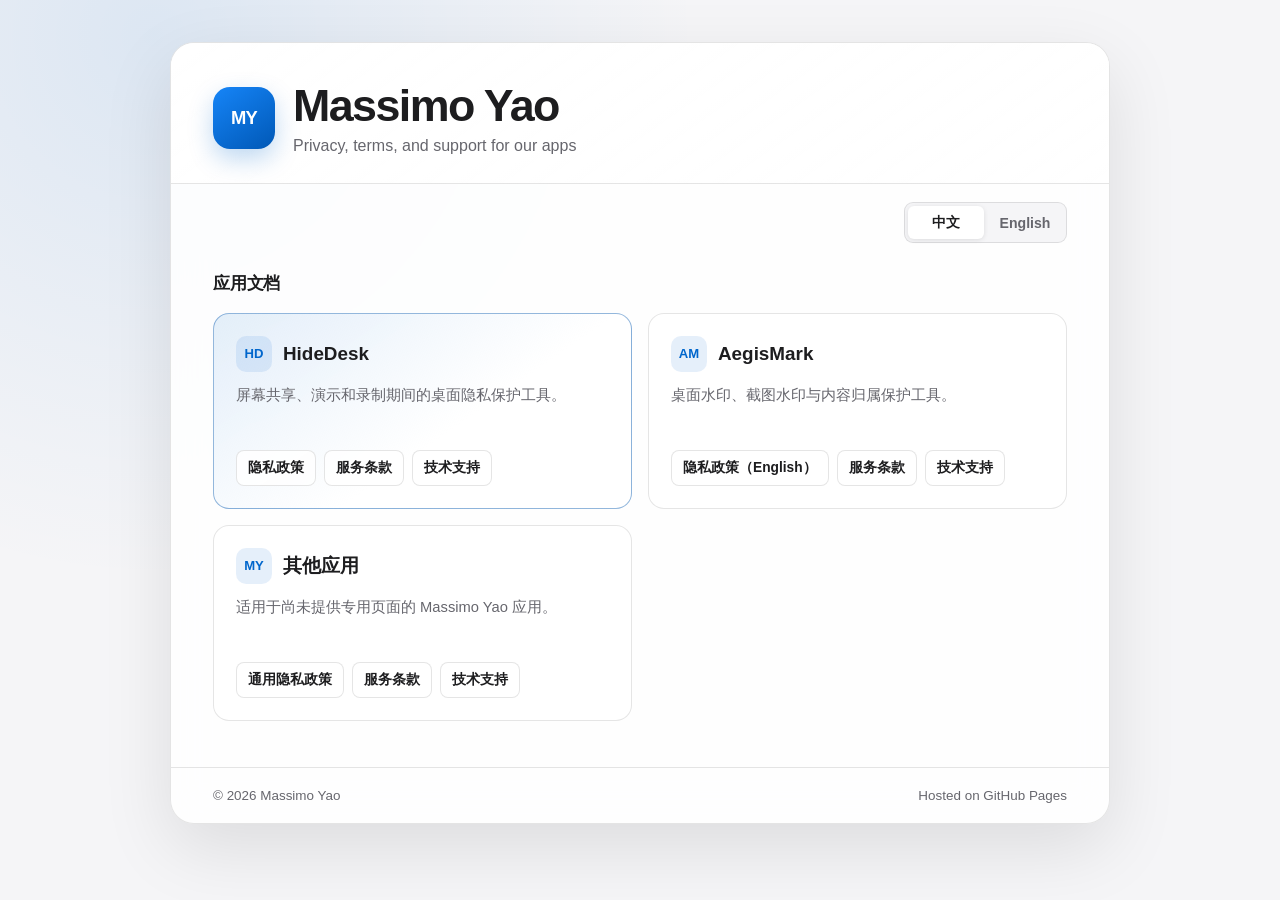
<file: index.html>
<!DOCTYPE html>
<html lang="zh-CN">
<head>
    <meta charset="UTF-8">
    <meta name="viewport" content="width=device-width, initial-scale=1.0">
    <meta name="color-scheme" content="light dark">
    <meta name="description" content="Massimo Yao 应用的隐私政策、服务条款与技术支持入口。">
    <title>Massimo Yao · Privacy &amp; Support</title>
    <style>
        :root {
            color-scheme: light dark;
            --background: #f5f5f7;
            --surface: rgba(255, 255, 255, 0.88);
            --surface-strong: #ffffff;
            --text: #1d1d1f;
            --secondary: #66666d;
            --accent: #0066cc;
            --accent-soft: rgba(0, 102, 204, 0.10);
            --border: rgba(0, 0, 0, 0.10);
            --shadow: 0 24px 70px rgba(0, 0, 0, 0.10);
        }

        @media (prefers-color-scheme: dark) {
            :root {
                --background: #101012;
                --surface: rgba(30, 30, 33, 0.92);
                --surface-strong: #232326;
                --text: #f5f5f7;
                --secondary: #b5b5bc;
                --accent: #69b4ff;
                --accent-soft: rgba(105, 180, 255, 0.13);
                --border: rgba(255, 255, 255, 0.14);
                --shadow: 0 24px 70px rgba(0, 0, 0, 0.34);
            }
        }

        * {
            box-sizing: border-box;
        }

        html {
            font-family: -apple-system, BlinkMacSystemFont, "SF Pro Text", "PingFang SC", "Segoe UI", sans-serif;
            background: var(--background);
            color: var(--text);
        }

        body {
            min-height: 100vh;
            margin: 0;
            padding: 42px 20px;
            background:
                radial-gradient(circle at 12% 4%, var(--accent-soft), transparent 34rem),
                var(--background);
        }

        a,
        button {
            -webkit-tap-highlight-color: transparent;
        }

        a:focus-visible,
        button:focus-visible {
            outline: 3px solid var(--accent);
            outline-offset: 3px;
        }

        .shell {
            width: min(940px, 100%);
            margin: 0 auto;
            overflow: hidden;
            border: 1px solid var(--border);
            border-radius: 24px;
            background: var(--surface);
            box-shadow: var(--shadow);
            backdrop-filter: blur(20px);
            -webkit-backdrop-filter: blur(20px);
        }

        header {
            display: flex;
            align-items: center;
            gap: 18px;
            padding: 38px 42px 28px;
            border-bottom: 1px solid var(--border);
            background: linear-gradient(145deg, var(--surface-strong), var(--surface));
        }

        .monogram {
            display: grid;
            flex: 0 0 auto;
            width: 62px;
            height: 62px;
            place-items: center;
            border-radius: 17px;
            color: #ffffff;
            background: linear-gradient(145deg, #1685f8, #0058b6);
            box-shadow: 0 10px 24px rgba(0, 102, 204, 0.25);
            font-size: 1.15rem;
            font-weight: 750;
            letter-spacing: -0.04em;
        }

        .header-copy {
            min-width: 0;
        }

        h1 {
            margin: 0;
            font-size: clamp(1.9rem, 6vw, 2.8rem);
            line-height: 1.1;
            letter-spacing: -0.035em;
        }

        .subtitle {
            margin: 7px 0 0;
            color: var(--secondary);
            font-size: 1rem;
        }

        .toolbar {
            display: flex;
            justify-content: flex-end;
            padding: 18px 42px 0;
        }

        .language-selector {
            display: inline-flex;
            gap: 3px;
            padding: 3px;
            border: 1px solid var(--border);
            border-radius: 9px;
            background: var(--background);
        }

        .language-button {
            min-width: 76px;
            padding: 7px 12px;
            border: 0;
            border-radius: 6px;
            color: var(--secondary);
            background: transparent;
            cursor: pointer;
            font: inherit;
            font-size: 0.88rem;
            font-weight: 600;
        }

        .language-button[aria-pressed="true"] {
            color: var(--text);
            background: var(--surface-strong);
            box-shadow: 0 1px 5px rgba(0, 0, 0, 0.10);
        }

        .language-panel {
            padding: 30px 42px 46px;
        }

        .section-heading {
            margin: 0 0 18px;
            font-size: 1.08rem;
            letter-spacing: -0.01em;
        }

        .resource-grid {
            display: grid;
            grid-template-columns: repeat(2, minmax(0, 1fr));
            gap: 16px;
        }

        .resource-card {
            display: flex;
            min-width: 0;
            flex-direction: column;
            padding: 22px;
            border: 1px solid var(--border);
            border-radius: 16px;
            background: var(--surface-strong);
        }

        .resource-card.featured {
            border-color: color-mix(in srgb, var(--accent) 36%, var(--border));
            background: linear-gradient(145deg, var(--accent-soft), var(--surface-strong) 58%);
        }

        .app-heading {
            display: flex;
            align-items: center;
            gap: 11px;
        }

        .app-mark {
            display: grid;
            width: 36px;
            height: 36px;
            place-items: center;
            border-radius: 10px;
            color: var(--accent);
            background: var(--accent-soft);
            font-size: 0.82rem;
            font-weight: 750;
        }

        h2 {
            margin: 0;
            font-size: 1.18rem;
            line-height: 1.25;
        }

        .app-description {
            min-height: 3.2em;
            margin: 12px 0 19px;
            color: var(--secondary);
            font-size: 0.92rem;
            line-height: 1.55;
        }

        .document-links {
            display: flex;
            flex-wrap: wrap;
            gap: 8px;
            margin-top: auto;
        }

        .document-link {
            display: inline-flex;
            align-items: center;
            min-height: 36px;
            padding: 7px 11px;
            border: 1px solid var(--border);
            border-radius: 8px;
            color: var(--text);
            background: var(--surface);
            text-decoration: none;
            font-size: 0.86rem;
            font-weight: 600;
            transition: border-color 120ms ease, color 120ms ease, background-color 120ms ease;
        }

        .document-link:hover {
            border-color: var(--accent);
            color: var(--accent);
            background: var(--accent-soft);
        }

        footer {
            display: flex;
            justify-content: space-between;
            gap: 20px;
            padding: 20px 42px;
            border-top: 1px solid var(--border);
            color: var(--secondary);
            font-size: 0.84rem;
        }

        footer p {
            margin: 0;
        }

        [hidden] {
            display: none !important;
        }

        @media (prefers-reduced-motion: reduce) {
            .document-link {
                transition: none;
            }
        }

        @media (max-width: 680px) {
            body {
                padding: 12px;
            }

            .shell {
                border-radius: 18px;
            }

            header {
                align-items: flex-start;
                padding: 28px 24px 24px;
            }

            .monogram {
                width: 50px;
                height: 50px;
                border-radius: 14px;
            }

            .toolbar,
            .language-panel,
            footer {
                padding-left: 24px;
                padding-right: 24px;
            }

            .toolbar {
                justify-content: flex-start;
            }

            .resource-grid {
                grid-template-columns: 1fr;
            }

            .app-description {
                min-height: 0;
            }

            footer {
                flex-direction: column;
                gap: 5px;
            }
        }
    </style>
</head>
<body>
    <main class="shell">
        <header>
            <div class="monogram" aria-hidden="true">MY</div>
            <div class="header-copy">
                <h1>Massimo Yao</h1>
                <p class="subtitle">Privacy, terms, and support for our apps</p>
            </div>
        </header>

        <div class="toolbar">
            <div class="language-selector" role="group" aria-label="Language">
                <button class="language-button" type="button" data-language-button="zh" aria-controls="panel-zh" aria-pressed="true">中文</button>
                <button class="language-button" type="button" data-language-button="en" aria-controls="panel-en" aria-pressed="false">English</button>
            </div>
        </div>

        <section class="language-panel" id="panel-zh" data-language-panel="zh">
            <h2 class="section-heading">应用文档</h2>
            <div class="resource-grid">
                <article class="resource-card featured">
                    <div class="app-heading">
                        <span class="app-mark" aria-hidden="true">HD</span>
                        <h2>HideDesk</h2>
                    </div>
                    <p class="app-description">屏幕共享、演示和录制期间的桌面隐私保护工具。</p>
                    <nav class="document-links" aria-label="HideDesk 文档">
                        <a class="document-link" href="hidedesk-privacy-policy-zh.html">隐私政策</a>
                        <a class="document-link" href="terms-of-service-zh.html">服务条款</a>
                        <a class="document-link" href="support-zh.html">技术支持</a>
                    </nav>
                </article>

                <article class="resource-card">
                    <div class="app-heading">
                        <span class="app-mark" aria-hidden="true">AM</span>
                        <h2>AegisMark</h2>
                    </div>
                    <p class="app-description">桌面水印、截图水印与内容归属保护工具。</p>
                    <nav class="document-links" aria-label="AegisMark 文档">
                        <a class="document-link" href="privacy-policy-aegismark-en.html" hreflang="en">隐私政策（English）</a>
                        <a class="document-link" href="terms-of-service-zh.html">服务条款</a>
                        <a class="document-link" href="support-zh.html">技术支持</a>
                    </nav>
                </article>

                <article class="resource-card">
                    <div class="app-heading">
                        <span class="app-mark" aria-hidden="true">MY</span>
                        <h2>其他应用</h2>
                    </div>
                    <p class="app-description">适用于尚未提供专用页面的 Massimo Yao 应用。</p>
                    <nav class="document-links" aria-label="通用应用文档">
                        <a class="document-link" href="privacy-policy-zh.html">通用隐私政策</a>
                        <a class="document-link" href="terms-of-service-zh.html">服务条款</a>
                        <a class="document-link" href="support-zh.html">技术支持</a>
                    </nav>
                </article>
            </div>
        </section>

        <section class="language-panel" id="panel-en" data-language-panel="en" lang="en" hidden>
            <h2 class="section-heading">App documents</h2>
            <div class="resource-grid">
                <article class="resource-card featured">
                    <div class="app-heading">
                        <span class="app-mark" aria-hidden="true">HD</span>
                        <h2>HideDesk</h2>
                    </div>
                    <p class="app-description">Desktop privacy protection for screen sharing, presentations, and recording.</p>
                    <nav class="document-links" aria-label="HideDesk documents">
                        <a class="document-link" href="hidedesk-privacy-policy-en.html">Privacy Policy</a>
                        <a class="document-link" href="terms-of-service-en.html">Terms of Service</a>
                        <a class="document-link" href="support-en.html">Support</a>
                    </nav>
                </article>

                <article class="resource-card">
                    <div class="app-heading">
                        <span class="app-mark" aria-hidden="true">AM</span>
                        <h2>AegisMark</h2>
                    </div>
                    <p class="app-description">Desktop and screenshot watermarking for content attribution and protection.</p>
                    <nav class="document-links" aria-label="AegisMark documents">
                        <a class="document-link" href="privacy-policy-aegismark-en.html">Privacy Policy</a>
                        <a class="document-link" href="terms-of-service-en.html">Terms of Service</a>
                        <a class="document-link" href="support-en.html">Support</a>
                    </nav>
                </article>

                <article class="resource-card">
                    <div class="app-heading">
                        <span class="app-mark" aria-hidden="true">MY</span>
                        <h2>Other apps</h2>
                    </div>
                    <p class="app-description">General documents for Massimo Yao apps without a dedicated policy page.</p>
                    <nav class="document-links" aria-label="General app documents">
                        <a class="document-link" href="privacy-policy-en.html">General Privacy Policy</a>
                        <a class="document-link" href="terms-of-service-en.html">Terms of Service</a>
                        <a class="document-link" href="support-en.html">Support</a>
                    </nav>
                </article>
            </div>
        </section>

        <footer>
            <p>© 2026 Massimo Yao</p>
            <p>Hosted on GitHub Pages</p>
        </footer>
    </main>

    <script>
        const languageButtons = document.querySelectorAll("[data-language-button]");
        const languagePanels = document.querySelectorAll("[data-language-panel]");

        function switchLanguage(language) {
            document.documentElement.lang = language === "zh" ? "zh-CN" : "en";

            languageButtons.forEach((button) => {
                button.setAttribute(
                    "aria-pressed",
                    String(button.dataset.languageButton === language)
                );
            });

            languagePanels.forEach((panel) => {
                panel.hidden = panel.dataset.languagePanel !== language;
            });
        }

        languageButtons.forEach((button) => {
            button.addEventListener("click", () => {
                switchLanguage(button.dataset.languageButton);
            });
        });
    </script>
</body>
</html>
</file>
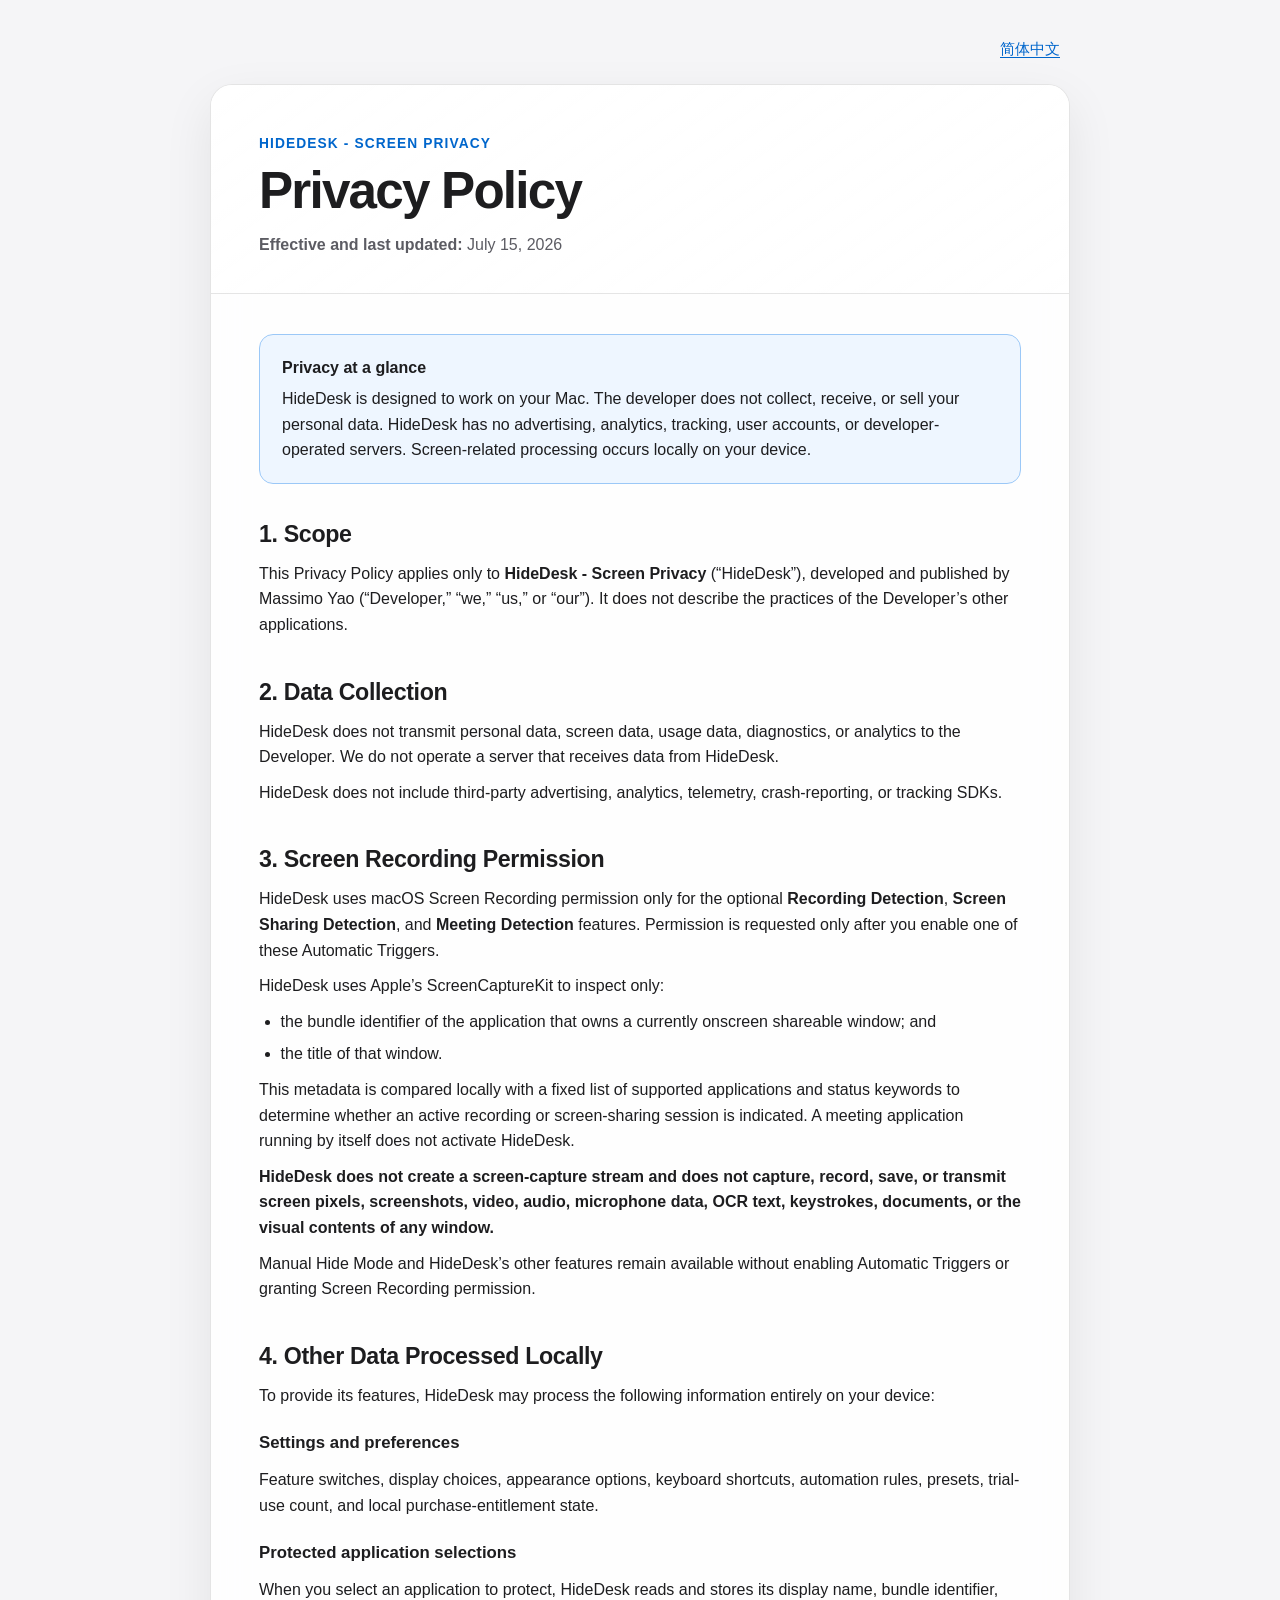
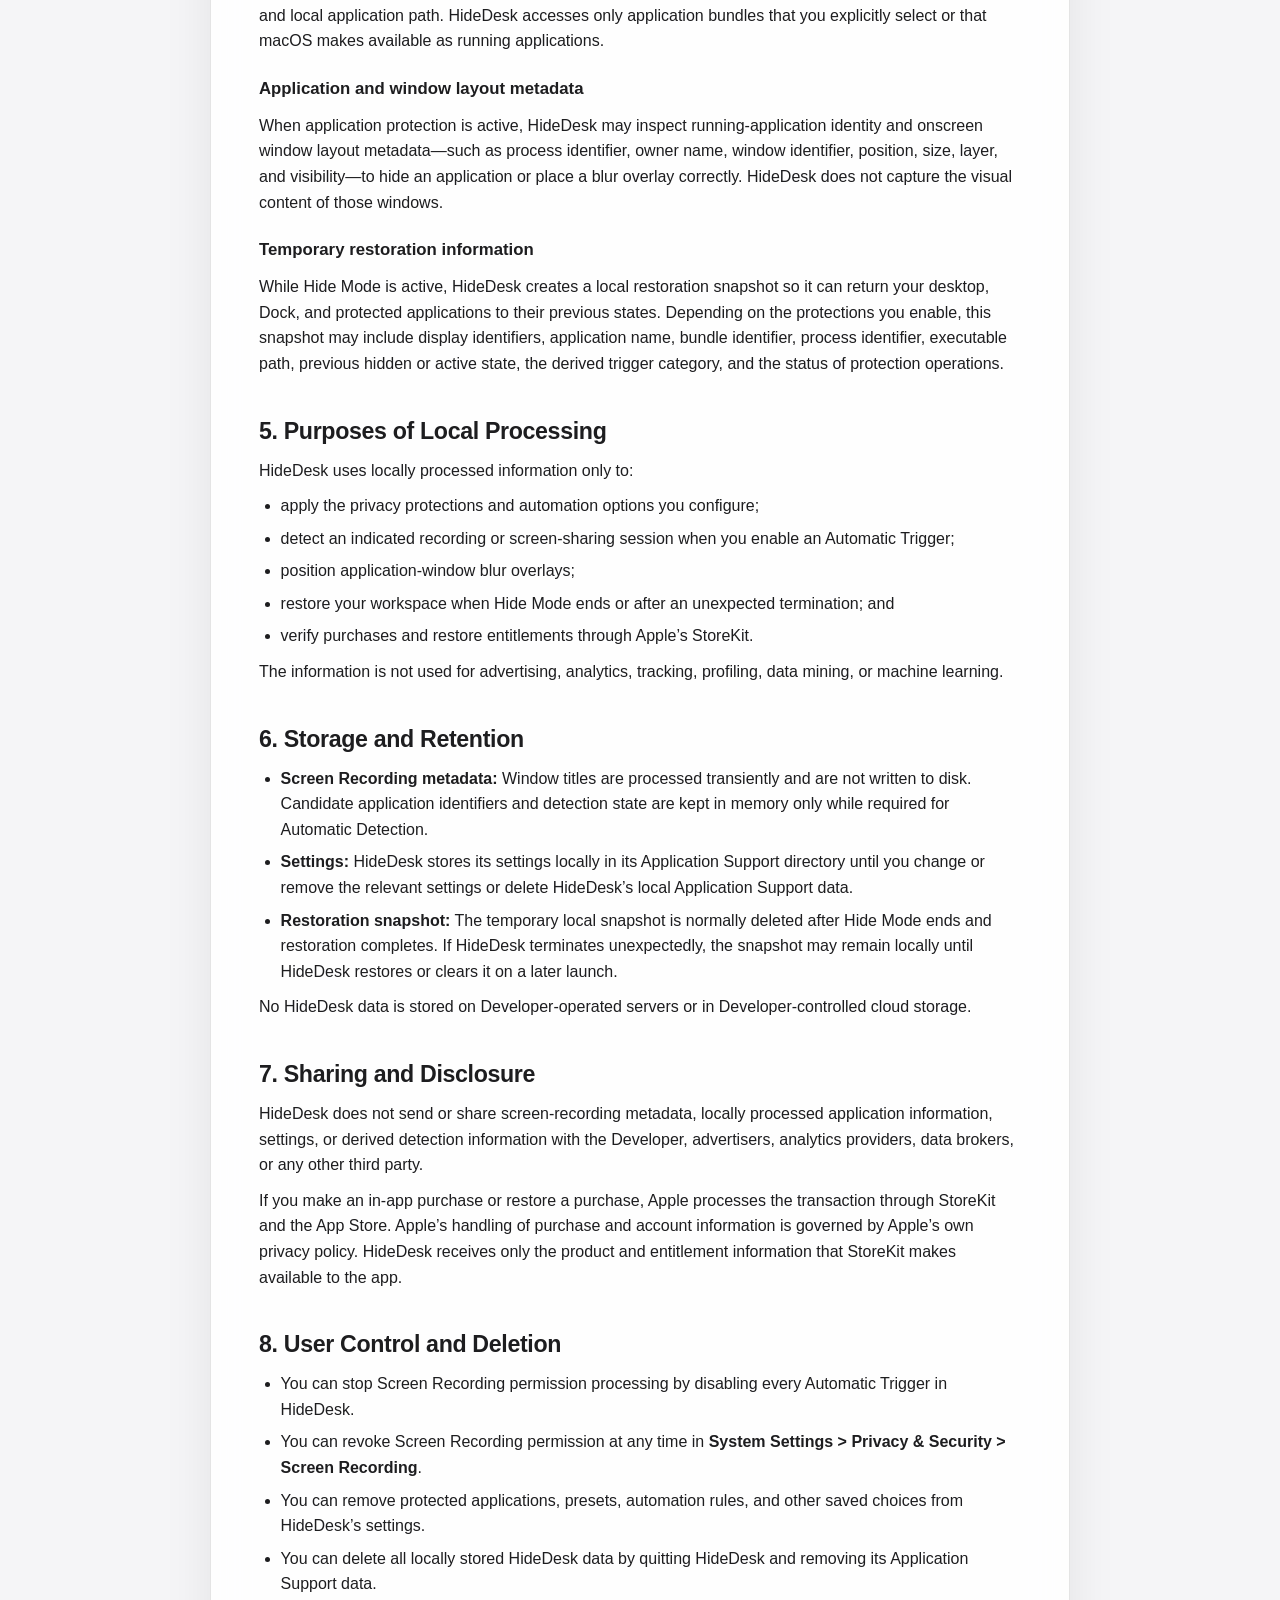
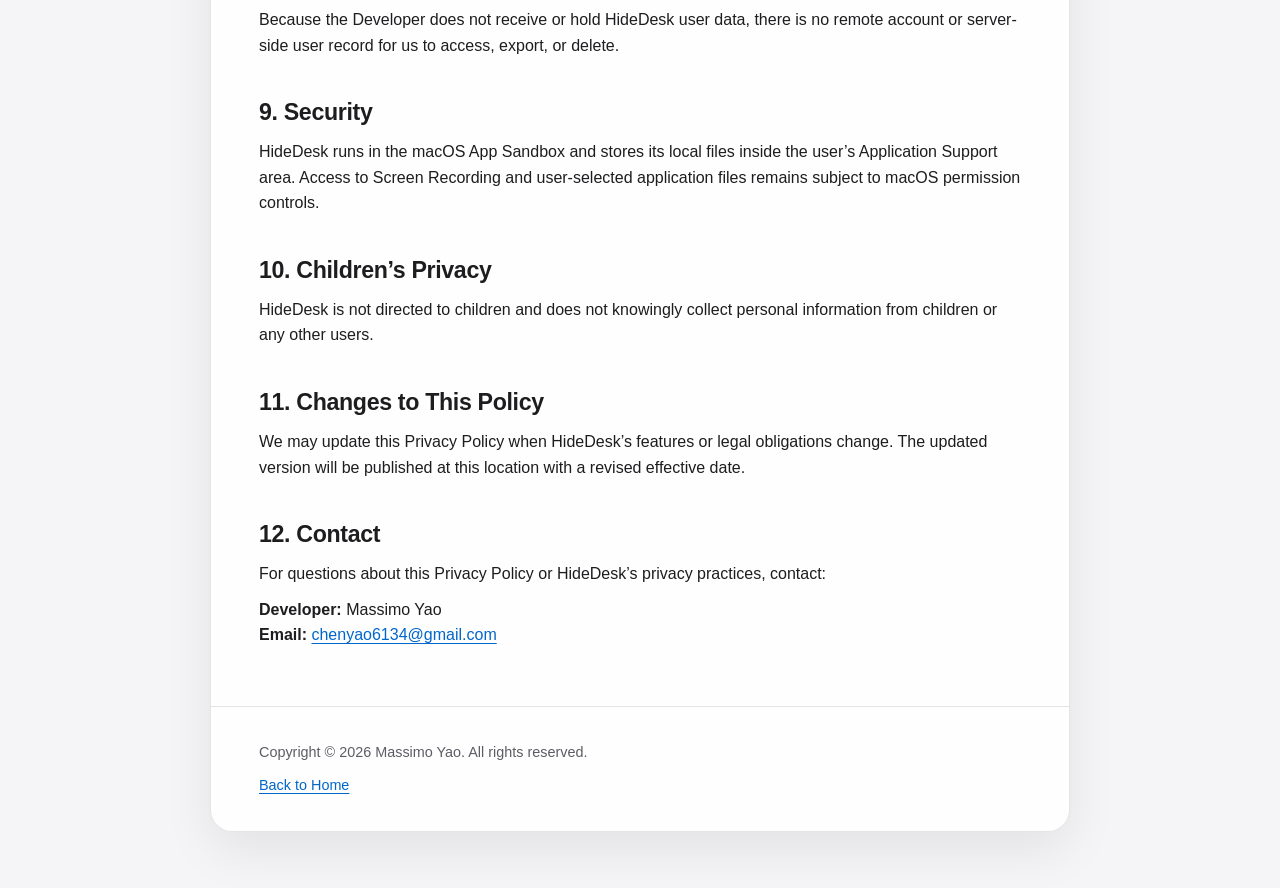
<file: hidedesk-privacy-policy-en.html>
<!DOCTYPE html>
<html lang="en">
<head>
    <meta charset="utf-8">
    <meta name="viewport" content="width=device-width, initial-scale=1">
    <meta name="color-scheme" content="light dark">
    <meta name="description" content="Privacy Policy for HideDesk - Screen Privacy.">
    <title>HideDesk Privacy Policy</title>
    <style>
        :root {
            color-scheme: light dark;
            --background: #f5f5f7;
            --surface: rgba(255, 255, 255, 0.88);
            --surface-strong: #ffffff;
            --text: #1d1d1f;
            --secondary: #5c5c63;
            --accent: #0066cc;
            --border: rgba(0, 0, 0, 0.10);
            --callout: #eef6ff;
            --callout-border: #9bc8f7;
            --shadow: 0 18px 50px rgba(0, 0, 0, 0.08);
        }

        @media (prefers-color-scheme: dark) {
            :root {
                --background: #101012;
                --surface: rgba(30, 30, 33, 0.92);
                --surface-strong: #1e1e21;
                --text: #f5f5f7;
                --secondary: #b7b7be;
                --accent: #6cb6ff;
                --border: rgba(255, 255, 255, 0.14);
                --callout: #10273d;
                --callout-border: #316b9f;
                --shadow: 0 18px 50px rgba(0, 0, 0, 0.32);
            }
        }

        * {
            box-sizing: border-box;
        }

        html {
            font-family: -apple-system, BlinkMacSystemFont, "SF Pro Text", "Segoe UI", sans-serif;
            line-height: 1.6;
            background: var(--background);
            color: var(--text);
        }

        body {
            margin: 0;
        }

        a {
            color: var(--accent);
            text-underline-offset: 0.18em;
        }

        a:focus-visible {
            outline: 3px solid var(--accent);
            outline-offset: 3px;
            border-radius: 3px;
        }

        .skip-link {
            position: fixed;
            inset: 12px auto auto 12px;
            z-index: 2;
            padding: 8px 12px;
            border-radius: 8px;
            background: var(--surface-strong);
            transform: translateY(-160%);
        }

        .skip-link:focus {
            transform: translateY(0);
        }

        .page {
            width: min(860px, calc(100% - 32px));
            margin: 0 auto;
            padding: 32px 0 56px;
        }

        .language-nav {
            display: flex;
            justify-content: flex-end;
            margin-bottom: 16px;
            font-size: 0.92rem;
        }

        .language-nav a {
            padding: 6px 10px;
        }

        main {
            overflow: hidden;
            border: 1px solid var(--border);
            border-radius: 22px;
            background: var(--surface);
            box-shadow: var(--shadow);
            backdrop-filter: blur(20px);
            -webkit-backdrop-filter: blur(20px);
        }

        header {
            padding: 48px 48px 36px;
            border-bottom: 1px solid var(--border);
            background: linear-gradient(145deg, var(--surface-strong), var(--surface));
        }

        .eyebrow {
            margin: 0 0 8px;
            color: var(--accent);
            font-size: 0.86rem;
            font-weight: 700;
            letter-spacing: 0.08em;
            text-transform: uppercase;
        }

        h1 {
            margin: 0;
            font-size: clamp(2rem, 6vw, 3.2rem);
            line-height: 1.08;
            letter-spacing: -0.035em;
        }

        .updated {
            margin: 14px 0 0;
            color: var(--secondary);
        }

        .content {
            padding: 40px 48px 48px;
        }

        .summary {
            margin: 0 0 36px;
            padding: 20px 22px;
            border: 1px solid var(--callout-border);
            border-radius: 14px;
            background: var(--callout);
        }

        .summary strong {
            display: block;
            margin-bottom: 5px;
        }

        section + section {
            margin-top: 36px;
            padding-top: 4px;
        }

        h2 {
            margin: 0 0 12px;
            font-size: 1.45rem;
            line-height: 1.25;
            letter-spacing: -0.015em;
        }

        h3 {
            margin: 22px 0 8px;
            font-size: 1.05rem;
        }

        p {
            margin: 10px 0;
        }

        ul {
            margin: 10px 0;
            padding-left: 1.35rem;
        }

        li + li {
            margin-top: 7px;
        }

        footer {
            padding: 24px 48px;
            border-top: 1px solid var(--border);
            color: var(--secondary);
            font-size: 0.9rem;
        }

        @media (max-width: 640px) {
            .page {
                width: min(100% - 20px, 860px);
                padding-top: 14px;
            }

            main {
                border-radius: 16px;
            }

            header,
            .content,
            footer {
                padding-left: 24px;
                padding-right: 24px;
            }

            header {
                padding-top: 34px;
            }
        }

        @media print {
            :root {
                --background: #ffffff;
                --surface: #ffffff;
                --surface-strong: #ffffff;
                --text: #000000;
                --secondary: #333333;
                --border: #cccccc;
                --callout: #f5f5f5;
                --callout-border: #aaaaaa;
                --shadow: none;
            }

            .language-nav,
            .skip-link {
                display: none;
            }

            .page {
                width: 100%;
                padding: 0;
            }

            main {
                border: 0;
                border-radius: 0;
                box-shadow: none;
            }
        }
    </style>
</head>
<body>
    <a class="skip-link" href="#policy">Skip to privacy policy</a>
    <div class="page">
        <nav class="language-nav" aria-label="Language">
            <a href="hidedesk-privacy-policy-zh.html" lang="zh-Hans" hreflang="zh-Hans">简体中文</a>
        </nav>

        <main id="policy">
            <header>
                <p class="eyebrow">HideDesk - Screen Privacy</p>
                <h1>Privacy Policy</h1>
                <p class="updated"><strong>Effective and last updated:</strong> July 15, 2026</p>
            </header>

            <div class="content">
                <aside class="summary" aria-label="Privacy summary">
                    <strong>Privacy at a glance</strong>
                    HideDesk is designed to work on your Mac. The developer does not collect, receive, or sell your personal data. HideDesk has no advertising, analytics, tracking, user accounts, or developer-operated servers. Screen-related processing occurs locally on your device.
                </aside>

                <section aria-labelledby="scope">
                    <h2 id="scope">1. Scope</h2>
                    <p>This Privacy Policy applies only to <strong>HideDesk - Screen Privacy</strong> (“HideDesk”), developed and published by Massimo Yao (“Developer,” “we,” “us,” or “our”). It does not describe the practices of the Developer’s other applications.</p>
                </section>

                <section aria-labelledby="collection">
                    <h2 id="collection">2. Data Collection</h2>
                    <p>HideDesk does not transmit personal data, screen data, usage data, diagnostics, or analytics to the Developer. We do not operate a server that receives data from HideDesk.</p>
                    <p>HideDesk does not include third-party advertising, analytics, telemetry, crash-reporting, or tracking SDKs.</p>
                </section>

                <section aria-labelledby="screen-recording">
                    <h2 id="screen-recording">3. Screen Recording Permission</h2>
                    <p>HideDesk uses macOS Screen Recording permission only for the optional <strong>Recording Detection</strong>, <strong>Screen Sharing Detection</strong>, and <strong>Meeting Detection</strong> features. Permission is requested only after you enable one of these Automatic Triggers.</p>
                    <p>HideDesk uses Apple’s ScreenCaptureKit to inspect only:</p>
                    <ul>
                        <li>the bundle identifier of the application that owns a currently onscreen shareable window; and</li>
                        <li>the title of that window.</li>
                    </ul>
                    <p>This metadata is compared locally with a fixed list of supported applications and status keywords to determine whether an active recording or screen-sharing session is indicated. A meeting application running by itself does not activate HideDesk.</p>
                    <p><strong>HideDesk does not create a screen-capture stream and does not capture, record, save, or transmit screen pixels, screenshots, video, audio, microphone data, OCR text, keystrokes, documents, or the visual contents of any window.</strong></p>
                    <p>Manual Hide Mode and HideDesk’s other features remain available without enabling Automatic Triggers or granting Screen Recording permission.</p>
                </section>

                <section aria-labelledby="local-processing">
                    <h2 id="local-processing">4. Other Data Processed Locally</h2>
                    <p>To provide its features, HideDesk may process the following information entirely on your device:</p>

                    <h3>Settings and preferences</h3>
                    <p>Feature switches, display choices, appearance options, keyboard shortcuts, automation rules, presets, trial-use count, and local purchase-entitlement state.</p>

                    <h3>Protected application selections</h3>
                    <p>When you select an application to protect, HideDesk reads and stores its display name, bundle identifier, and local application path. HideDesk accesses only application bundles that you explicitly select or that macOS makes available as running applications.</p>

                    <h3>Application and window layout metadata</h3>
                    <p>When application protection is active, HideDesk may inspect running-application identity and onscreen window layout metadata—such as process identifier, owner name, window identifier, position, size, layer, and visibility—to hide an application or place a blur overlay correctly. HideDesk does not capture the visual content of those windows.</p>

                    <h3>Temporary restoration information</h3>
                    <p>While Hide Mode is active, HideDesk creates a local restoration snapshot so it can return your desktop, Dock, and protected applications to their previous states. Depending on the protections you enable, this snapshot may include display identifiers, application name, bundle identifier, process identifier, executable path, previous hidden or active state, the derived trigger category, and the status of protection operations.</p>
                </section>

                <section aria-labelledby="purpose">
                    <h2 id="purpose">5. Purposes of Local Processing</h2>
                    <p>HideDesk uses locally processed information only to:</p>
                    <ul>
                        <li>apply the privacy protections and automation options you configure;</li>
                        <li>detect an indicated recording or screen-sharing session when you enable an Automatic Trigger;</li>
                        <li>position application-window blur overlays;</li>
                        <li>restore your workspace when Hide Mode ends or after an unexpected termination; and</li>
                        <li>verify purchases and restore entitlements through Apple’s StoreKit.</li>
                    </ul>
                    <p>The information is not used for advertising, analytics, tracking, profiling, data mining, or machine learning.</p>
                </section>

                <section aria-labelledby="storage">
                    <h2 id="storage">6. Storage and Retention</h2>
                    <ul>
                        <li><strong>Screen Recording metadata:</strong> Window titles are processed transiently and are not written to disk. Candidate application identifiers and detection state are kept in memory only while required for Automatic Detection.</li>
                        <li><strong>Settings:</strong> HideDesk stores its settings locally in its Application Support directory until you change or remove the relevant settings or delete HideDesk’s local Application Support data.</li>
                        <li><strong>Restoration snapshot:</strong> The temporary local snapshot is normally deleted after Hide Mode ends and restoration completes. If HideDesk terminates unexpectedly, the snapshot may remain locally until HideDesk restores or clears it on a later launch.</li>
                    </ul>
                    <p>No HideDesk data is stored on Developer-operated servers or in Developer-controlled cloud storage.</p>
                </section>

                <section aria-labelledby="sharing">
                    <h2 id="sharing">7. Sharing and Disclosure</h2>
                    <p>HideDesk does not send or share screen-recording metadata, locally processed application information, settings, or derived detection information with the Developer, advertisers, analytics providers, data brokers, or any other third party.</p>
                    <p>If you make an in-app purchase or restore a purchase, Apple processes the transaction through StoreKit and the App Store. Apple’s handling of purchase and account information is governed by Apple’s own privacy policy. HideDesk receives only the product and entitlement information that StoreKit makes available to the app.</p>
                </section>

                <section aria-labelledby="control">
                    <h2 id="control">8. User Control and Deletion</h2>
                    <ul>
                        <li>You can stop Screen Recording permission processing by disabling every Automatic Trigger in HideDesk.</li>
                        <li>You can revoke Screen Recording permission at any time in <strong>System Settings &gt; Privacy &amp; Security &gt; Screen Recording</strong>.</li>
                        <li>You can remove protected applications, presets, automation rules, and other saved choices from HideDesk’s settings.</li>
                        <li>You can delete all locally stored HideDesk data by quitting HideDesk and removing its Application Support data.</li>
                    </ul>
                    <p>Because the Developer does not receive or hold HideDesk user data, there is no remote account or server-side user record for us to access, export, or delete.</p>
                </section>

                <section aria-labelledby="security">
                    <h2 id="security">9. Security</h2>
                    <p>HideDesk runs in the macOS App Sandbox and stores its local files inside the user’s Application Support area. Access to Screen Recording and user-selected application files remains subject to macOS permission controls.</p>
                </section>

                <section aria-labelledby="children">
                    <h2 id="children">10. Children’s Privacy</h2>
                    <p>HideDesk is not directed to children and does not knowingly collect personal information from children or any other users.</p>
                </section>

                <section aria-labelledby="changes">
                    <h2 id="changes">11. Changes to This Policy</h2>
                    <p>We may update this Privacy Policy when HideDesk’s features or legal obligations change. The updated version will be published at this location with a revised effective date.</p>
                </section>

                <section aria-labelledby="contact">
                    <h2 id="contact">12. Contact</h2>
                    <p>For questions about this Privacy Policy or HideDesk’s privacy practices, contact:</p>
                    <p><strong>Developer:</strong> Massimo Yao<br>
                    <strong>Email:</strong> <a href="mailto:chenyao6134@gmail.com">chenyao6134@gmail.com</a></p>
                </section>
            </div>

            <footer>
                <p>Copyright © 2026 Massimo Yao. All rights reserved.</p>
                <p><a href="index.html">Back to Home</a></p>
            </footer>
        </main>
    </div>
</body>
</html>
</file>
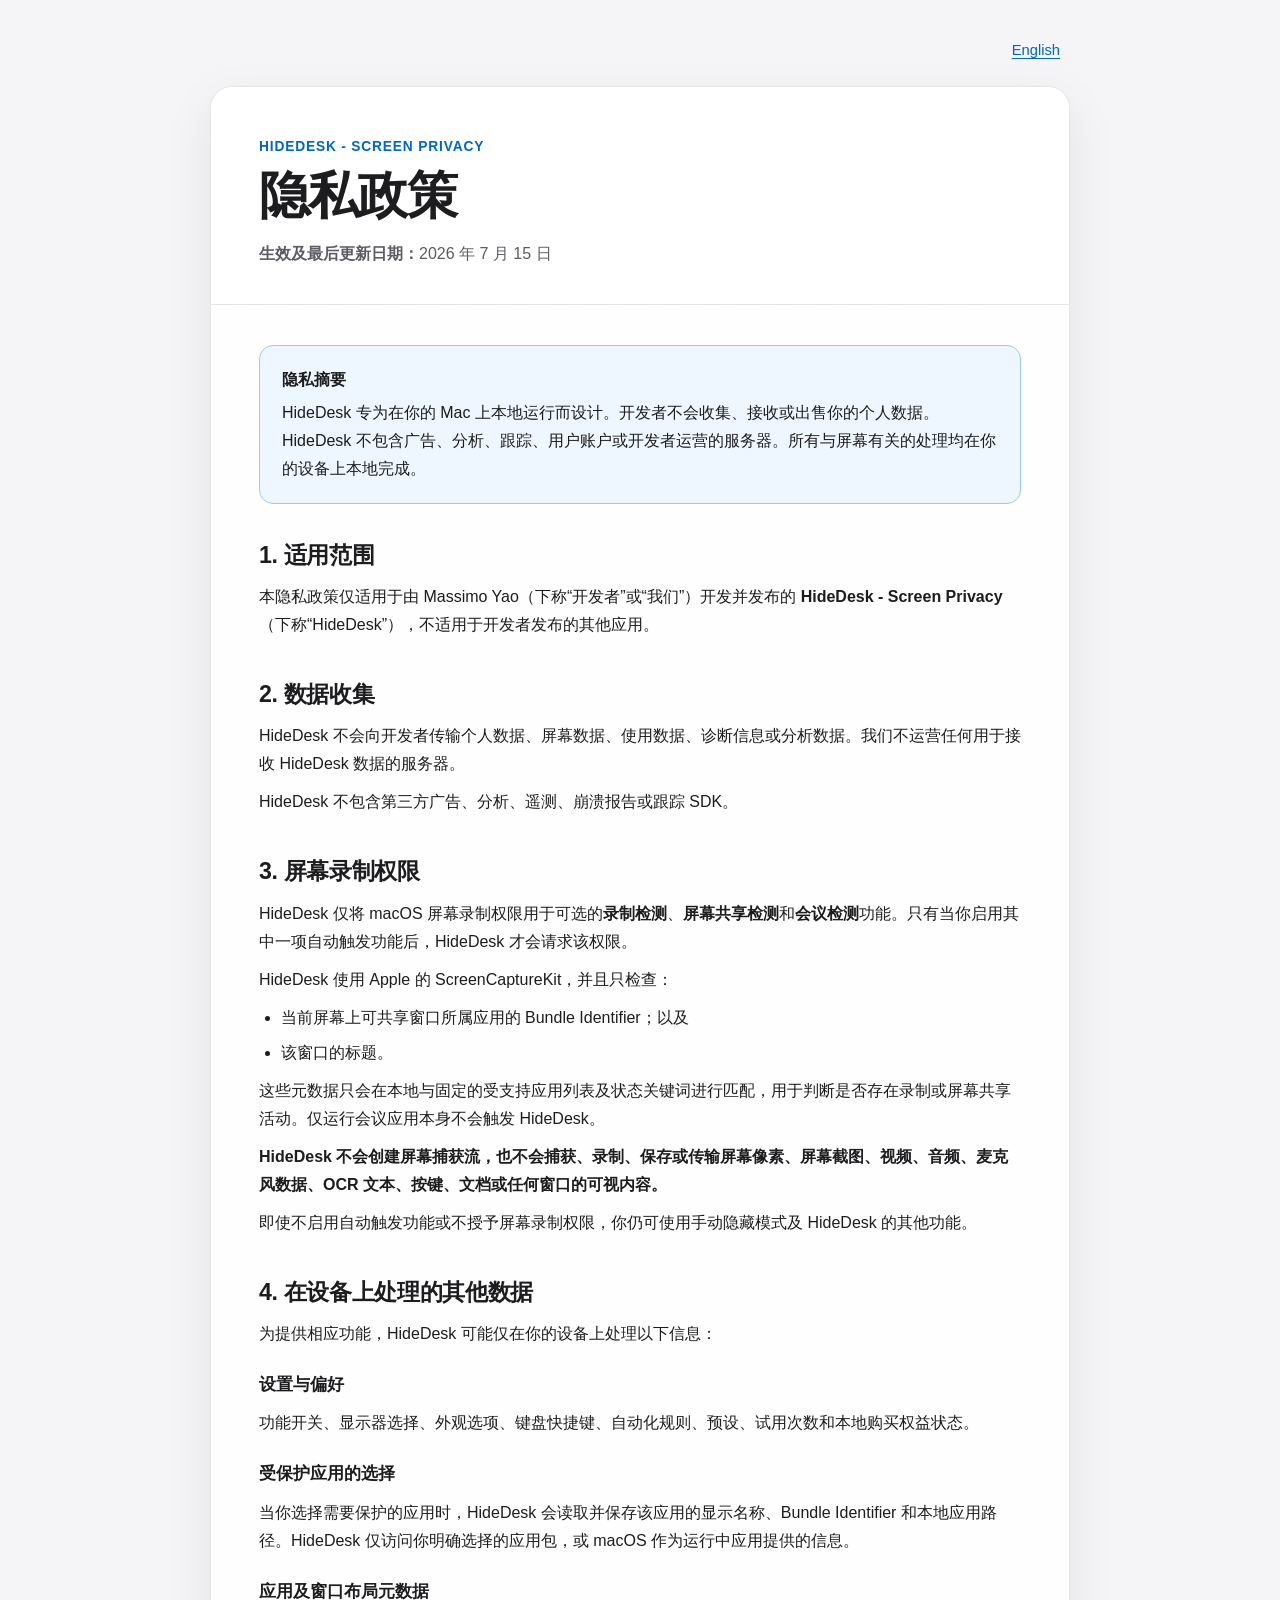
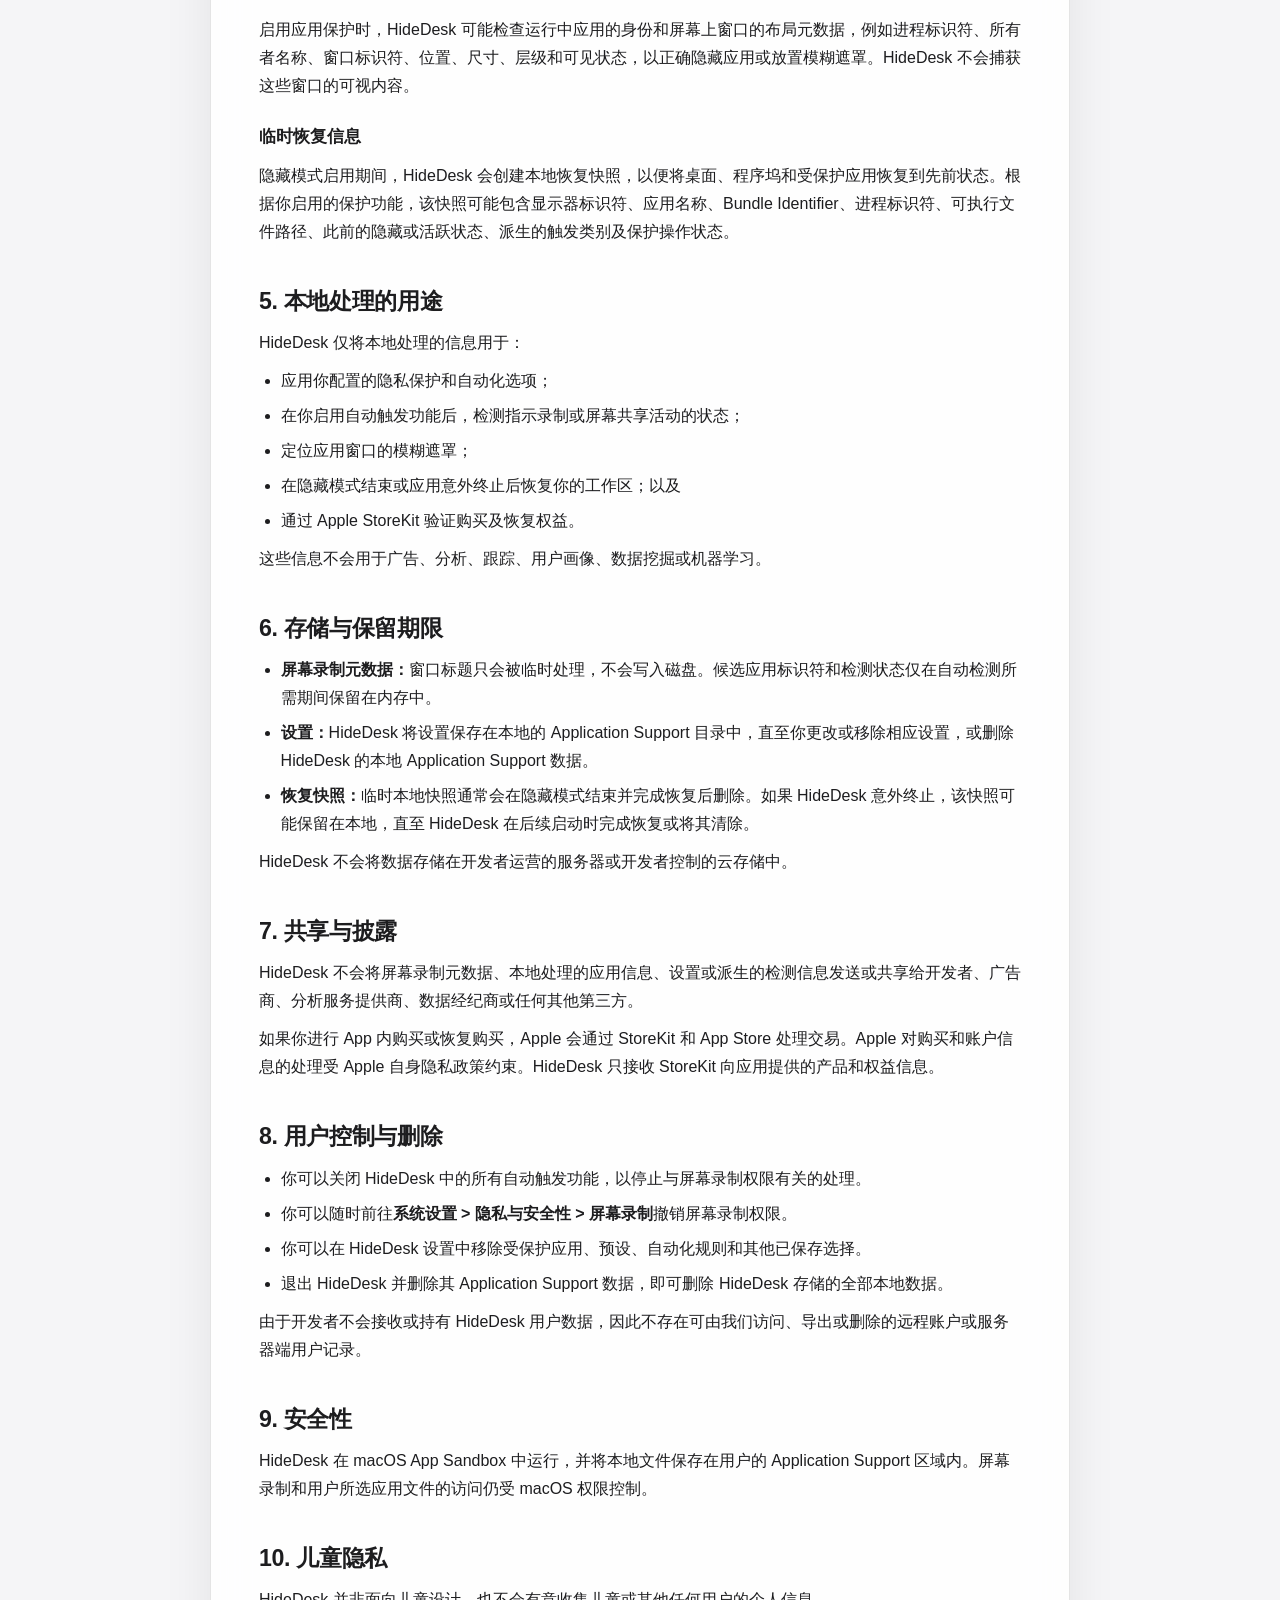
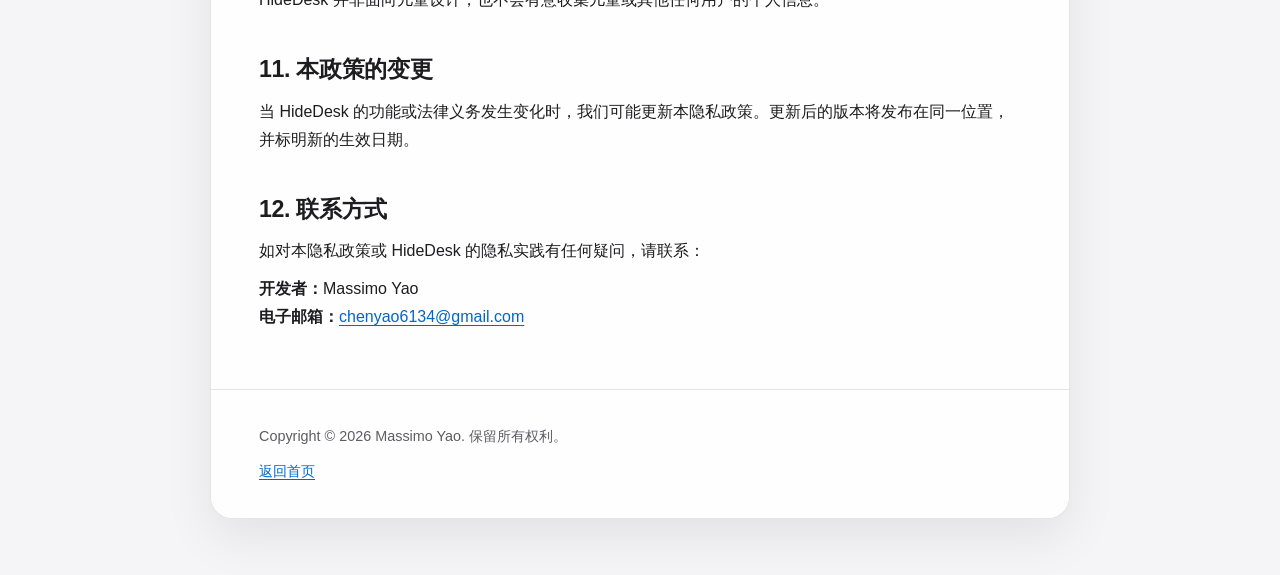
<file: hidedesk-privacy-policy-zh.html>
<!DOCTYPE html>
<html lang="zh-Hans">
<head>
    <meta charset="utf-8">
    <meta name="viewport" content="width=device-width, initial-scale=1">
    <meta name="color-scheme" content="light dark">
    <meta name="description" content="HideDesk - Screen Privacy 专用隐私政策。">
    <title>HideDesk 隐私政策</title>
    <style>
        :root {
            color-scheme: light dark;
            --background: #f5f5f7;
            --surface: rgba(255, 255, 255, 0.88);
            --surface-strong: #ffffff;
            --text: #1d1d1f;
            --secondary: #5c5c63;
            --accent: #0066cc;
            --border: rgba(0, 0, 0, 0.10);
            --callout: #eef6ff;
            --callout-border: #9bc8f7;
            --shadow: 0 18px 50px rgba(0, 0, 0, 0.08);
        }

        @media (prefers-color-scheme: dark) {
            :root {
                --background: #101012;
                --surface: rgba(30, 30, 33, 0.92);
                --surface-strong: #1e1e21;
                --text: #f5f5f7;
                --secondary: #b7b7be;
                --accent: #6cb6ff;
                --border: rgba(255, 255, 255, 0.14);
                --callout: #10273d;
                --callout-border: #316b9f;
                --shadow: 0 18px 50px rgba(0, 0, 0, 0.32);
            }
        }

        * {
            box-sizing: border-box;
        }

        html {
            font-family: -apple-system, BlinkMacSystemFont, "PingFang SC", "SF Pro Text", "Segoe UI", sans-serif;
            line-height: 1.75;
            background: var(--background);
            color: var(--text);
        }

        body {
            margin: 0;
        }

        a {
            color: var(--accent);
            text-underline-offset: 0.18em;
        }

        a:focus-visible {
            outline: 3px solid var(--accent);
            outline-offset: 3px;
            border-radius: 3px;
        }

        .skip-link {
            position: fixed;
            inset: 12px auto auto 12px;
            z-index: 2;
            padding: 8px 12px;
            border-radius: 8px;
            background: var(--surface-strong);
            transform: translateY(-160%);
        }

        .skip-link:focus {
            transform: translateY(0);
        }

        .page {
            width: min(860px, calc(100% - 32px));
            margin: 0 auto;
            padding: 32px 0 56px;
        }

        .language-nav {
            display: flex;
            justify-content: flex-end;
            margin-bottom: 16px;
            font-size: 0.92rem;
        }

        .language-nav a {
            padding: 6px 10px;
        }

        main {
            overflow: hidden;
            border: 1px solid var(--border);
            border-radius: 22px;
            background: var(--surface);
            box-shadow: var(--shadow);
            backdrop-filter: blur(20px);
            -webkit-backdrop-filter: blur(20px);
        }

        header {
            padding: 48px 48px 36px;
            border-bottom: 1px solid var(--border);
            background: linear-gradient(145deg, var(--surface-strong), var(--surface));
        }

        .eyebrow {
            margin: 0 0 8px;
            color: var(--accent);
            font-size: 0.86rem;
            font-weight: 700;
            letter-spacing: 0.06em;
            text-transform: uppercase;
        }

        h1 {
            margin: 0;
            font-size: clamp(2rem, 6vw, 3.2rem);
            line-height: 1.15;
            letter-spacing: -0.035em;
        }

        .updated {
            margin: 14px 0 0;
            color: var(--secondary);
        }

        .content {
            padding: 40px 48px 48px;
        }

        .summary {
            margin: 0 0 36px;
            padding: 20px 22px;
            border: 1px solid var(--callout-border);
            border-radius: 14px;
            background: var(--callout);
        }

        .summary strong {
            display: block;
            margin-bottom: 5px;
        }

        section + section {
            margin-top: 36px;
            padding-top: 4px;
        }

        h2 {
            margin: 0 0 12px;
            font-size: 1.45rem;
            line-height: 1.35;
            letter-spacing: -0.015em;
        }

        h3 {
            margin: 22px 0 8px;
            font-size: 1.05rem;
        }

        p {
            margin: 10px 0;
        }

        ul {
            margin: 10px 0;
            padding-left: 1.35rem;
        }

        li + li {
            margin-top: 7px;
        }

        footer {
            padding: 24px 48px;
            border-top: 1px solid var(--border);
            color: var(--secondary);
            font-size: 0.9rem;
        }

        @media (max-width: 640px) {
            .page {
                width: min(100% - 20px, 860px);
                padding-top: 14px;
            }

            main {
                border-radius: 16px;
            }

            header,
            .content,
            footer {
                padding-left: 24px;
                padding-right: 24px;
            }

            header {
                padding-top: 34px;
            }
        }

        @media print {
            :root {
                --background: #ffffff;
                --surface: #ffffff;
                --surface-strong: #ffffff;
                --text: #000000;
                --secondary: #333333;
                --border: #cccccc;
                --callout: #f5f5f5;
                --callout-border: #aaaaaa;
                --shadow: none;
            }

            .language-nav,
            .skip-link {
                display: none;
            }

            .page {
                width: 100%;
                padding: 0;
            }

            main {
                border: 0;
                border-radius: 0;
                box-shadow: none;
            }
        }
    </style>
</head>
<body>
    <a class="skip-link" href="#policy">跳至隐私政策正文</a>
    <div class="page">
        <nav class="language-nav" aria-label="语言">
            <a href="hidedesk-privacy-policy-en.html" lang="en" hreflang="en">English</a>
        </nav>

        <main id="policy">
            <header>
                <p class="eyebrow">HideDesk - Screen Privacy</p>
                <h1>隐私政策</h1>
                <p class="updated"><strong>生效及最后更新日期：</strong>2026 年 7 月 15 日</p>
            </header>

            <div class="content">
                <aside class="summary" aria-label="隐私摘要">
                    <strong>隐私摘要</strong>
                    HideDesk 专为在你的 Mac 上本地运行而设计。开发者不会收集、接收或出售你的个人数据。HideDesk 不包含广告、分析、跟踪、用户账户或开发者运营的服务器。所有与屏幕有关的处理均在你的设备上本地完成。
                </aside>

                <section aria-labelledby="scope">
                    <h2 id="scope">1. 适用范围</h2>
                    <p>本隐私政策仅适用于由 Massimo Yao（下称“开发者”或“我们”）开发并发布的 <strong>HideDesk - Screen Privacy</strong>（下称“HideDesk”），不适用于开发者发布的其他应用。</p>
                </section>

                <section aria-labelledby="collection">
                    <h2 id="collection">2. 数据收集</h2>
                    <p>HideDesk 不会向开发者传输个人数据、屏幕数据、使用数据、诊断信息或分析数据。我们不运营任何用于接收 HideDesk 数据的服务器。</p>
                    <p>HideDesk 不包含第三方广告、分析、遥测、崩溃报告或跟踪 SDK。</p>
                </section>

                <section aria-labelledby="screen-recording">
                    <h2 id="screen-recording">3. 屏幕录制权限</h2>
                    <p>HideDesk 仅将 macOS 屏幕录制权限用于可选的<strong>录制检测</strong>、<strong>屏幕共享检测</strong>和<strong>会议检测</strong>功能。只有当你启用其中一项自动触发功能后，HideDesk 才会请求该权限。</p>
                    <p>HideDesk 使用 Apple 的 ScreenCaptureKit，并且只检查：</p>
                    <ul>
                        <li>当前屏幕上可共享窗口所属应用的 Bundle Identifier；以及</li>
                        <li>该窗口的标题。</li>
                    </ul>
                    <p>这些元数据只会在本地与固定的受支持应用列表及状态关键词进行匹配，用于判断是否存在录制或屏幕共享活动。仅运行会议应用本身不会触发 HideDesk。</p>
                    <p><strong>HideDesk 不会创建屏幕捕获流，也不会捕获、录制、保存或传输屏幕像素、屏幕截图、视频、音频、麦克风数据、OCR 文本、按键、文档或任何窗口的可视内容。</strong></p>
                    <p>即使不启用自动触发功能或不授予屏幕录制权限，你仍可使用手动隐藏模式及 HideDesk 的其他功能。</p>
                </section>

                <section aria-labelledby="local-processing">
                    <h2 id="local-processing">4. 在设备上处理的其他数据</h2>
                    <p>为提供相应功能，HideDesk 可能仅在你的设备上处理以下信息：</p>

                    <h3>设置与偏好</h3>
                    <p>功能开关、显示器选择、外观选项、键盘快捷键、自动化规则、预设、试用次数和本地购买权益状态。</p>

                    <h3>受保护应用的选择</h3>
                    <p>当你选择需要保护的应用时，HideDesk 会读取并保存该应用的显示名称、Bundle Identifier 和本地应用路径。HideDesk 仅访问你明确选择的应用包，或 macOS 作为运行中应用提供的信息。</p>

                    <h3>应用及窗口布局元数据</h3>
                    <p>启用应用保护时，HideDesk 可能检查运行中应用的身份和屏幕上窗口的布局元数据，例如进程标识符、所有者名称、窗口标识符、位置、尺寸、层级和可见状态，以正确隐藏应用或放置模糊遮罩。HideDesk 不会捕获这些窗口的可视内容。</p>

                    <h3>临时恢复信息</h3>
                    <p>隐藏模式启用期间，HideDesk 会创建本地恢复快照，以便将桌面、程序坞和受保护应用恢复到先前状态。根据你启用的保护功能，该快照可能包含显示器标识符、应用名称、Bundle Identifier、进程标识符、可执行文件路径、此前的隐藏或活跃状态、派生的触发类别及保护操作状态。</p>
                </section>

                <section aria-labelledby="purpose">
                    <h2 id="purpose">5. 本地处理的用途</h2>
                    <p>HideDesk 仅将本地处理的信息用于：</p>
                    <ul>
                        <li>应用你配置的隐私保护和自动化选项；</li>
                        <li>在你启用自动触发功能后，检测指示录制或屏幕共享活动的状态；</li>
                        <li>定位应用窗口的模糊遮罩；</li>
                        <li>在隐藏模式结束或应用意外终止后恢复你的工作区；以及</li>
                        <li>通过 Apple StoreKit 验证购买及恢复权益。</li>
                    </ul>
                    <p>这些信息不会用于广告、分析、跟踪、用户画像、数据挖掘或机器学习。</p>
                </section>

                <section aria-labelledby="storage">
                    <h2 id="storage">6. 存储与保留期限</h2>
                    <ul>
                        <li><strong>屏幕录制元数据：</strong>窗口标题只会被临时处理，不会写入磁盘。候选应用标识符和检测状态仅在自动检测所需期间保留在内存中。</li>
                        <li><strong>设置：</strong>HideDesk 将设置保存在本地的 Application Support 目录中，直至你更改或移除相应设置，或删除 HideDesk 的本地 Application Support 数据。</li>
                        <li><strong>恢复快照：</strong>临时本地快照通常会在隐藏模式结束并完成恢复后删除。如果 HideDesk 意外终止，该快照可能保留在本地，直至 HideDesk 在后续启动时完成恢复或将其清除。</li>
                    </ul>
                    <p>HideDesk 不会将数据存储在开发者运营的服务器或开发者控制的云存储中。</p>
                </section>

                <section aria-labelledby="sharing">
                    <h2 id="sharing">7. 共享与披露</h2>
                    <p>HideDesk 不会将屏幕录制元数据、本地处理的应用信息、设置或派生的检测信息发送或共享给开发者、广告商、分析服务提供商、数据经纪商或任何其他第三方。</p>
                    <p>如果你进行 App 内购买或恢复购买，Apple 会通过 StoreKit 和 App Store 处理交易。Apple 对购买和账户信息的处理受 Apple 自身隐私政策约束。HideDesk 只接收 StoreKit 向应用提供的产品和权益信息。</p>
                </section>

                <section aria-labelledby="control">
                    <h2 id="control">8. 用户控制与删除</h2>
                    <ul>
                        <li>你可以关闭 HideDesk 中的所有自动触发功能，以停止与屏幕录制权限有关的处理。</li>
                        <li>你可以随时前往<strong>系统设置 &gt; 隐私与安全性 &gt; 屏幕录制</strong>撤销屏幕录制权限。</li>
                        <li>你可以在 HideDesk 设置中移除受保护应用、预设、自动化规则和其他已保存选择。</li>
                        <li>退出 HideDesk 并删除其 Application Support 数据，即可删除 HideDesk 存储的全部本地数据。</li>
                    </ul>
                    <p>由于开发者不会接收或持有 HideDesk 用户数据，因此不存在可由我们访问、导出或删除的远程账户或服务器端用户记录。</p>
                </section>

                <section aria-labelledby="security">
                    <h2 id="security">9. 安全性</h2>
                    <p>HideDesk 在 macOS App Sandbox 中运行，并将本地文件保存在用户的 Application Support 区域内。屏幕录制和用户所选应用文件的访问仍受 macOS 权限控制。</p>
                </section>

                <section aria-labelledby="children">
                    <h2 id="children">10. 儿童隐私</h2>
                    <p>HideDesk 并非面向儿童设计，也不会有意收集儿童或其他任何用户的个人信息。</p>
                </section>

                <section aria-labelledby="changes">
                    <h2 id="changes">11. 本政策的变更</h2>
                    <p>当 HideDesk 的功能或法律义务发生变化时，我们可能更新本隐私政策。更新后的版本将发布在同一位置，并标明新的生效日期。</p>
                </section>

                <section aria-labelledby="contact">
                    <h2 id="contact">12. 联系方式</h2>
                    <p>如对本隐私政策或 HideDesk 的隐私实践有任何疑问，请联系：</p>
                    <p><strong>开发者：</strong>Massimo Yao<br>
                    <strong>电子邮箱：</strong><a href="mailto:chenyao6134@gmail.com">chenyao6134@gmail.com</a></p>
                </section>
            </div>

            <footer>
                <p>Copyright © 2026 Massimo Yao. 保留所有权利。</p>
                <p><a href="index.html">返回首页</a></p>
            </footer>
        </main>
    </div>
</body>
</html>
</file>
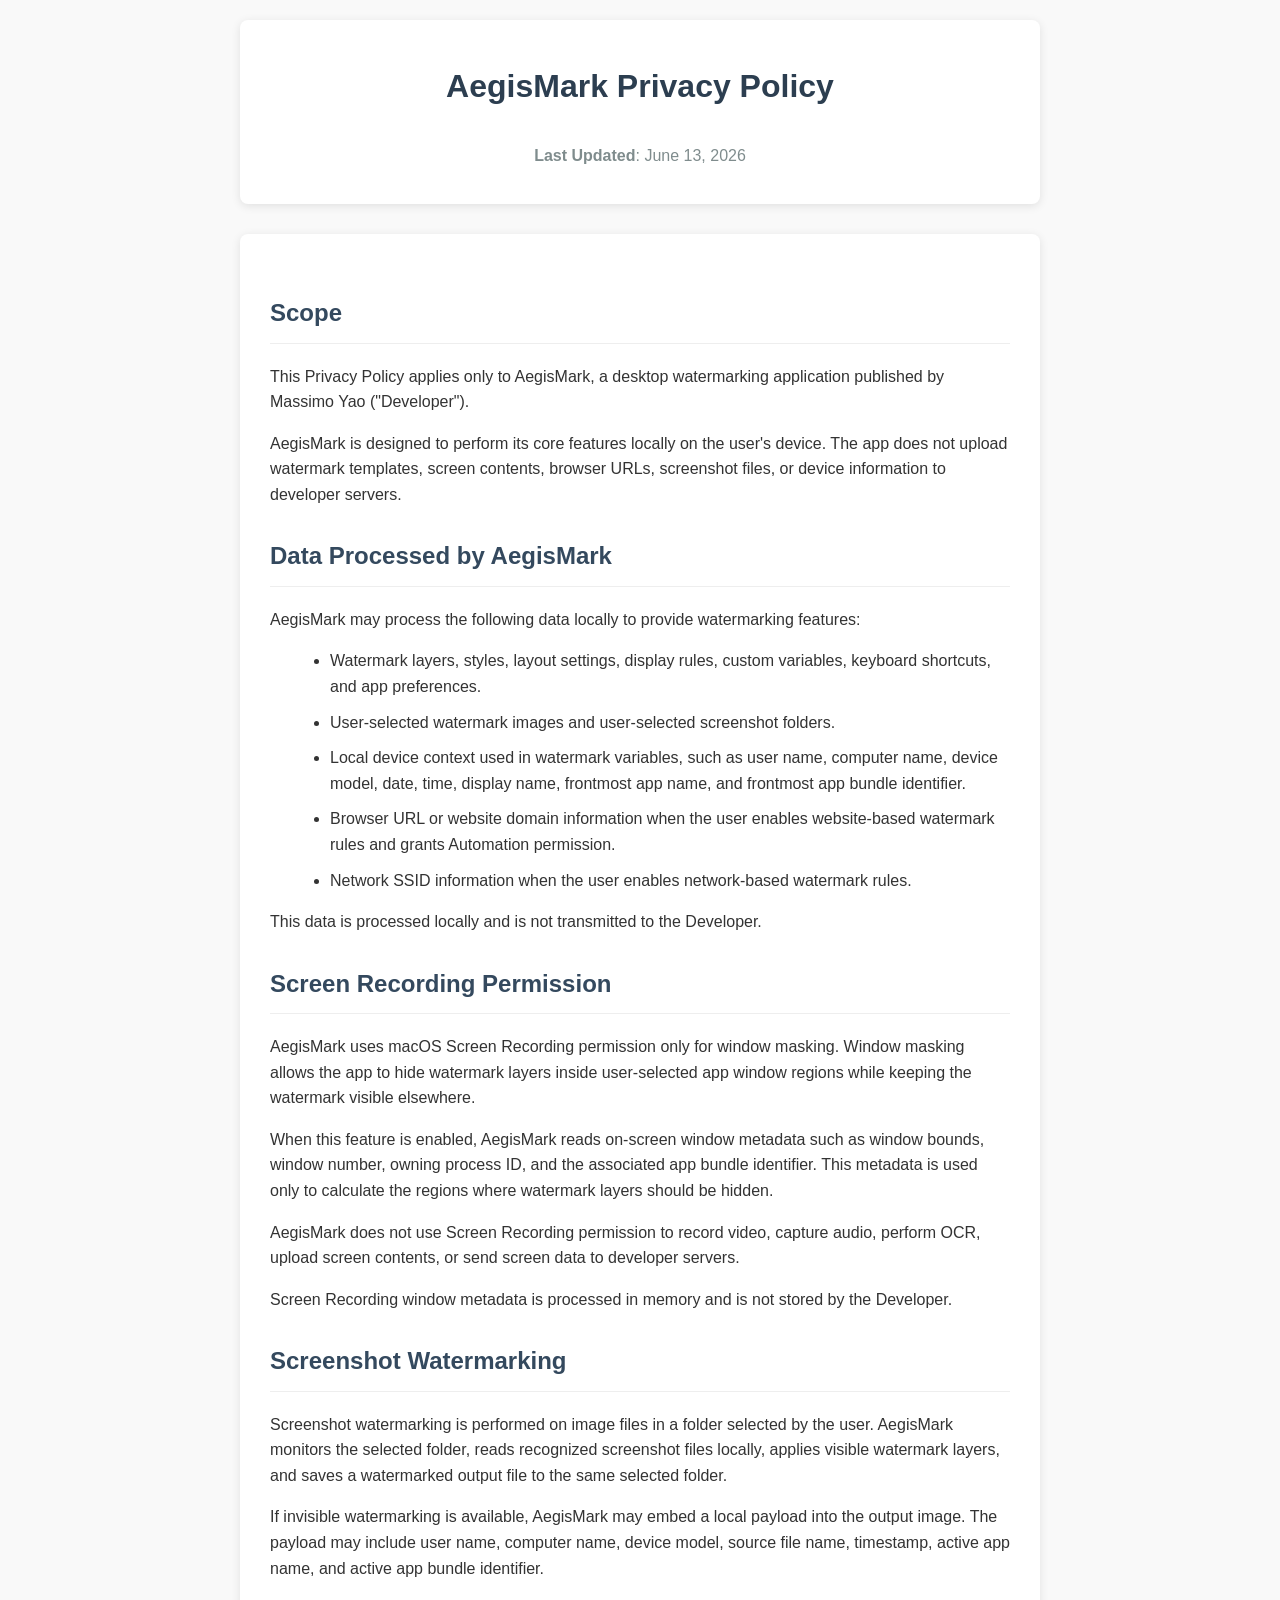
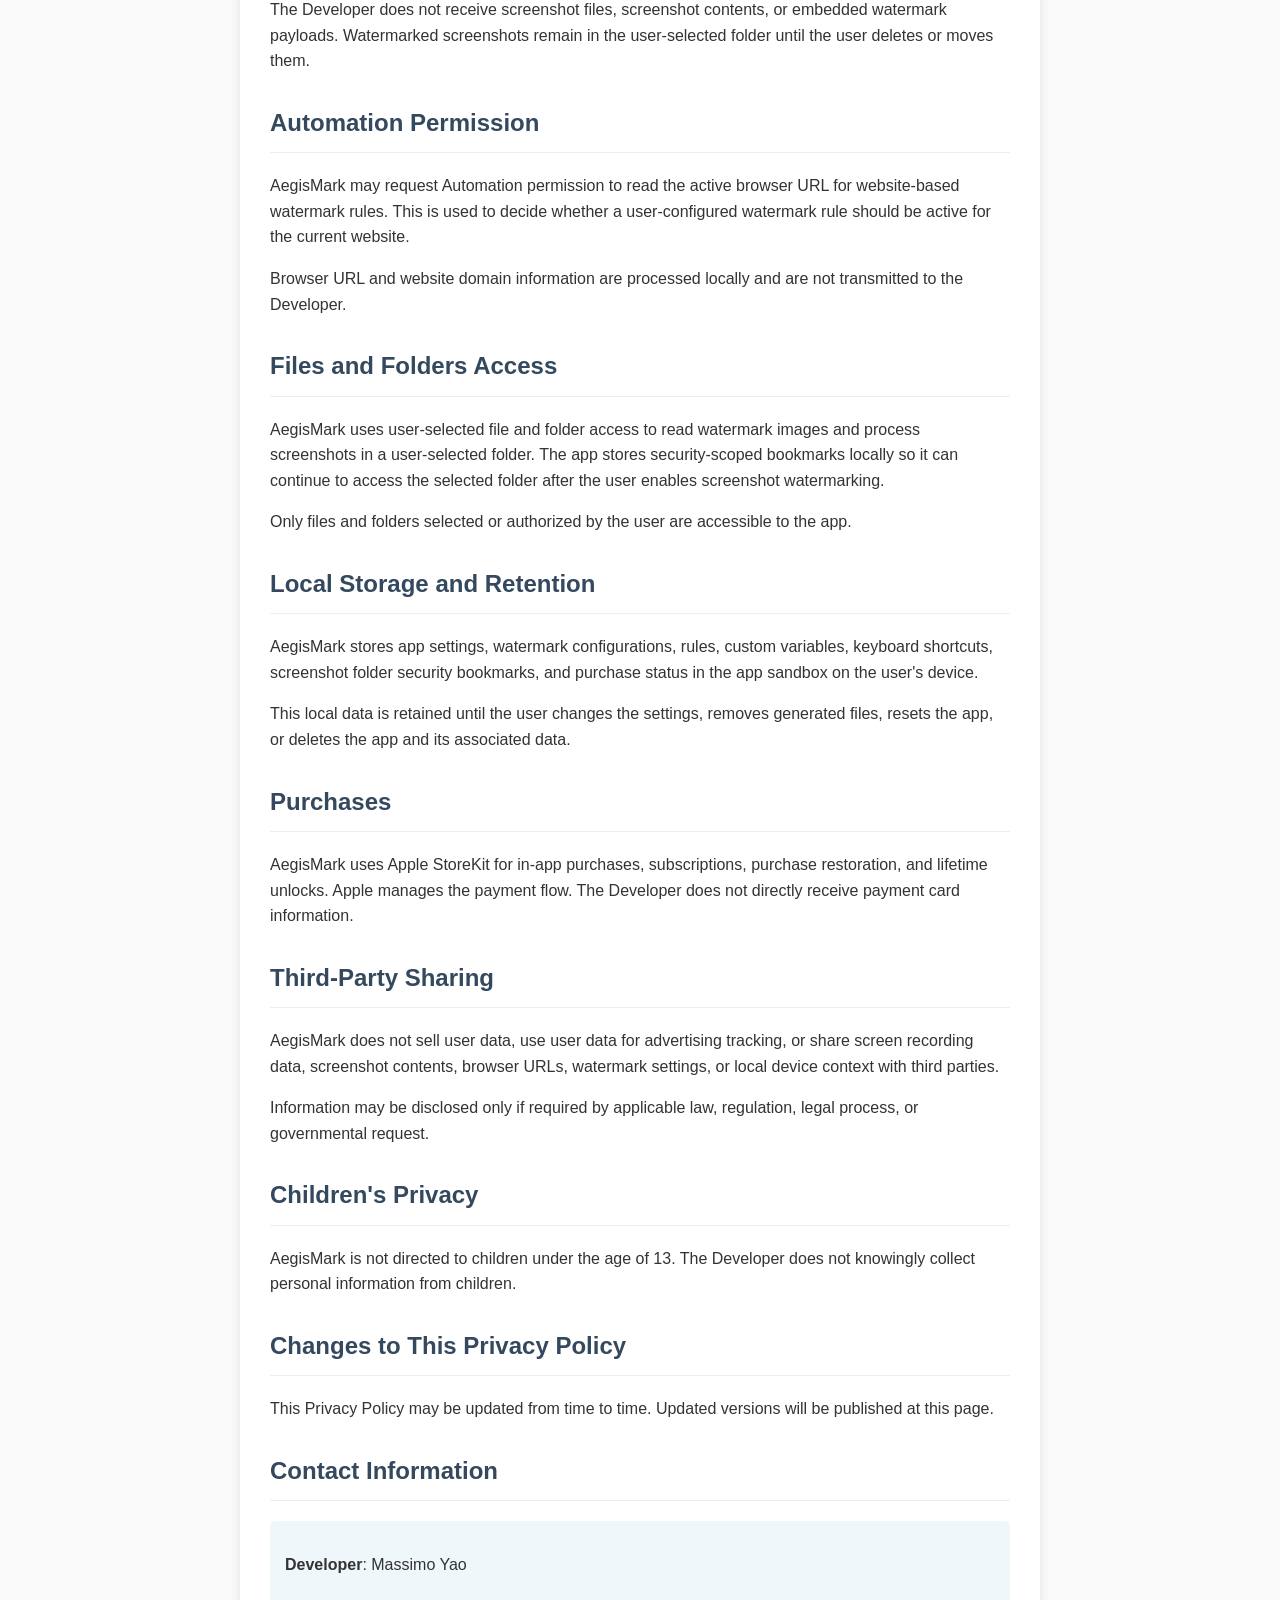
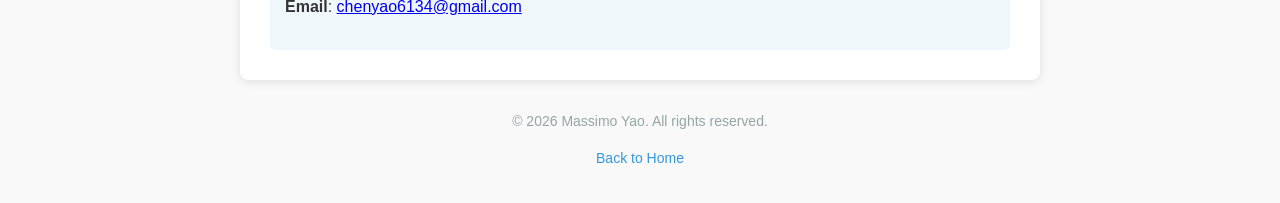
<file: privacy-policy-aegismark-en.html>
<!DOCTYPE html>
<html lang="en">
<head>
    <meta charset="UTF-8">
    <meta name="viewport" content="width=device-width, initial-scale=1.0">
    <title>AegisMark Privacy Policy</title>
    <style>
        body {
            font-family: -apple-system, BlinkMacSystemFont, 'Segoe UI', Roboto, 'Helvetica Neue', Arial, sans-serif;
            line-height: 1.6;
            color: #333;
            max-width: 800px;
            margin: 0 auto;
            padding: 20px;
            background-color: #f9f9f9;
        }
        h1 {
            color: #2c3e50;
            text-align: center;
            margin-bottom: 30px;
        }
        h2 {
            color: #34495e;
            margin-top: 30px;
            padding-bottom: 10px;
            border-bottom: 1px solid #eee;
        }
        h3 {
            color: #7f8c8d;
            margin-top: 20px;
        }
        .header {
            background-color: #ffffff;
            padding: 20px;
            border-radius: 8px;
            box-shadow: 0 2px 10px rgba(0,0,0,0.1);
            margin-bottom: 30px;
        }
        .content {
            background-color: #ffffff;
            padding: 30px;
            border-radius: 8px;
            box-shadow: 0 2px 10px rgba(0,0,0,0.1);
        }
        .footer {
            text-align: center;
            margin-top: 30px;
            color: #95a5a6;
            font-size: 14px;
        }
        ul {
            margin-left: 20px;
        }
        li {
            margin-bottom: 10px;
        }
        .contact-info {
            background-color: #f0f7fb;
            padding: 15px;
            border-radius: 5px;
            margin-top: 20px;
        }
    </style>
</head>
<body>
    <div class="header">
        <h1>AegisMark Privacy Policy</h1>
        <p style="text-align: center; color: #7f8c8d;">
            <strong>Last Updated</strong>: June 13, 2026
        </p>
    </div>

    <div class="content">
        <h2>Scope</h2>
        <p>This Privacy Policy applies only to AegisMark, a desktop watermarking application published by Massimo Yao ("Developer").</p>
        <p>AegisMark is designed to perform its core features locally on the user's device. The app does not upload watermark templates, screen contents, browser URLs, screenshot files, or device information to developer servers.</p>

        <h2>Data Processed by AegisMark</h2>
        <p>AegisMark may process the following data locally to provide watermarking features:</p>
        <ul>
            <li>Watermark layers, styles, layout settings, display rules, custom variables, keyboard shortcuts, and app preferences.</li>
            <li>User-selected watermark images and user-selected screenshot folders.</li>
            <li>Local device context used in watermark variables, such as user name, computer name, device model, date, time, display name, frontmost app name, and frontmost app bundle identifier.</li>
            <li>Browser URL or website domain information when the user enables website-based watermark rules and grants Automation permission.</li>
            <li>Network SSID information when the user enables network-based watermark rules.</li>
        </ul>
        <p>This data is processed locally and is not transmitted to the Developer.</p>

        <h2>Screen Recording Permission</h2>
        <p>AegisMark uses macOS Screen Recording permission only for window masking. Window masking allows the app to hide watermark layers inside user-selected app window regions while keeping the watermark visible elsewhere.</p>
        <p>When this feature is enabled, AegisMark reads on-screen window metadata such as window bounds, window number, owning process ID, and the associated app bundle identifier. This metadata is used only to calculate the regions where watermark layers should be hidden.</p>
        <p>AegisMark does not use Screen Recording permission to record video, capture audio, perform OCR, upload screen contents, or send screen data to developer servers.</p>
        <p>Screen Recording window metadata is processed in memory and is not stored by the Developer.</p>

        <h2>Screenshot Watermarking</h2>
        <p>Screenshot watermarking is performed on image files in a folder selected by the user. AegisMark monitors the selected folder, reads recognized screenshot files locally, applies visible watermark layers, and saves a watermarked output file to the same selected folder.</p>
        <p>If invisible watermarking is available, AegisMark may embed a local payload into the output image. The payload may include user name, computer name, device model, source file name, timestamp, active app name, and active app bundle identifier.</p>
        <p>The Developer does not receive screenshot files, screenshot contents, or embedded watermark payloads. Watermarked screenshots remain in the user-selected folder until the user deletes or moves them.</p>

        <h2>Automation Permission</h2>
        <p>AegisMark may request Automation permission to read the active browser URL for website-based watermark rules. This is used to decide whether a user-configured watermark rule should be active for the current website.</p>
        <p>Browser URL and website domain information are processed locally and are not transmitted to the Developer.</p>

        <h2>Files and Folders Access</h2>
        <p>AegisMark uses user-selected file and folder access to read watermark images and process screenshots in a user-selected folder. The app stores security-scoped bookmarks locally so it can continue to access the selected folder after the user enables screenshot watermarking.</p>
        <p>Only files and folders selected or authorized by the user are accessible to the app.</p>

        <h2>Local Storage and Retention</h2>
        <p>AegisMark stores app settings, watermark configurations, rules, custom variables, keyboard shortcuts, screenshot folder security bookmarks, and purchase status in the app sandbox on the user's device.</p>
        <p>This local data is retained until the user changes the settings, removes generated files, resets the app, or deletes the app and its associated data.</p>

        <h2>Purchases</h2>
        <p>AegisMark uses Apple StoreKit for in-app purchases, subscriptions, purchase restoration, and lifetime unlocks. Apple manages the payment flow. The Developer does not directly receive payment card information.</p>

        <h2>Third-Party Sharing</h2>
        <p>AegisMark does not sell user data, use user data for advertising tracking, or share screen recording data, screenshot contents, browser URLs, watermark settings, or local device context with third parties.</p>
        <p>Information may be disclosed only if required by applicable law, regulation, legal process, or governmental request.</p>

        <h2>Children's Privacy</h2>
        <p>AegisMark is not directed to children under the age of 13. The Developer does not knowingly collect personal information from children.</p>

        <h2>Changes to This Privacy Policy</h2>
        <p>This Privacy Policy may be updated from time to time. Updated versions will be published at this page.</p>

        <h2>Contact Information</h2>
        <div class="contact-info">
            <p><strong>Developer</strong>: Massimo Yao</p>
            <p><strong>Email</strong>: <a href="mailto:chenyao6134@gmail.com">chenyao6134@gmail.com</a></p>
        </div>
    </div>

    <div class="footer">
        <p>&copy; 2026 Massimo Yao. All rights reserved.</p>
        <p><a href="index.html" style="color: #3498db; text-decoration: none;">Back to Home</a></p>
    </div>
</body>
</html>
</file>
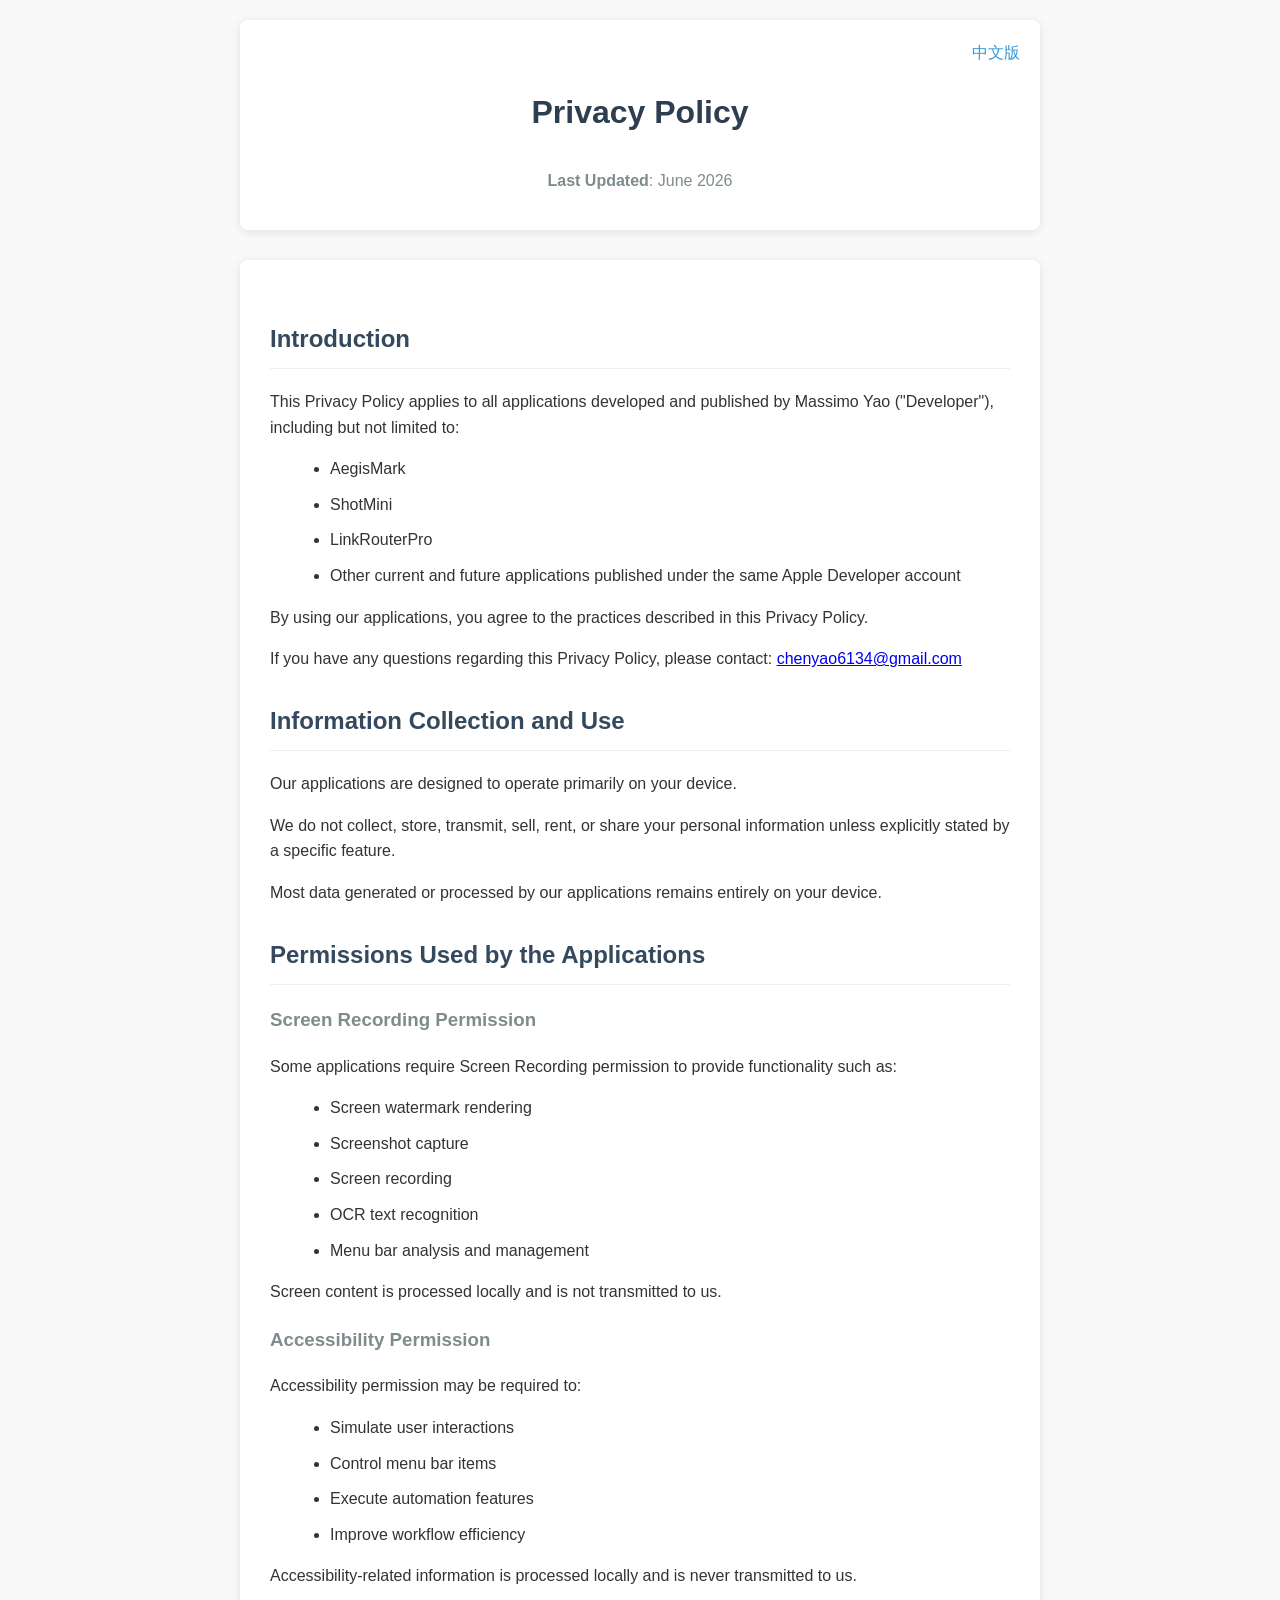
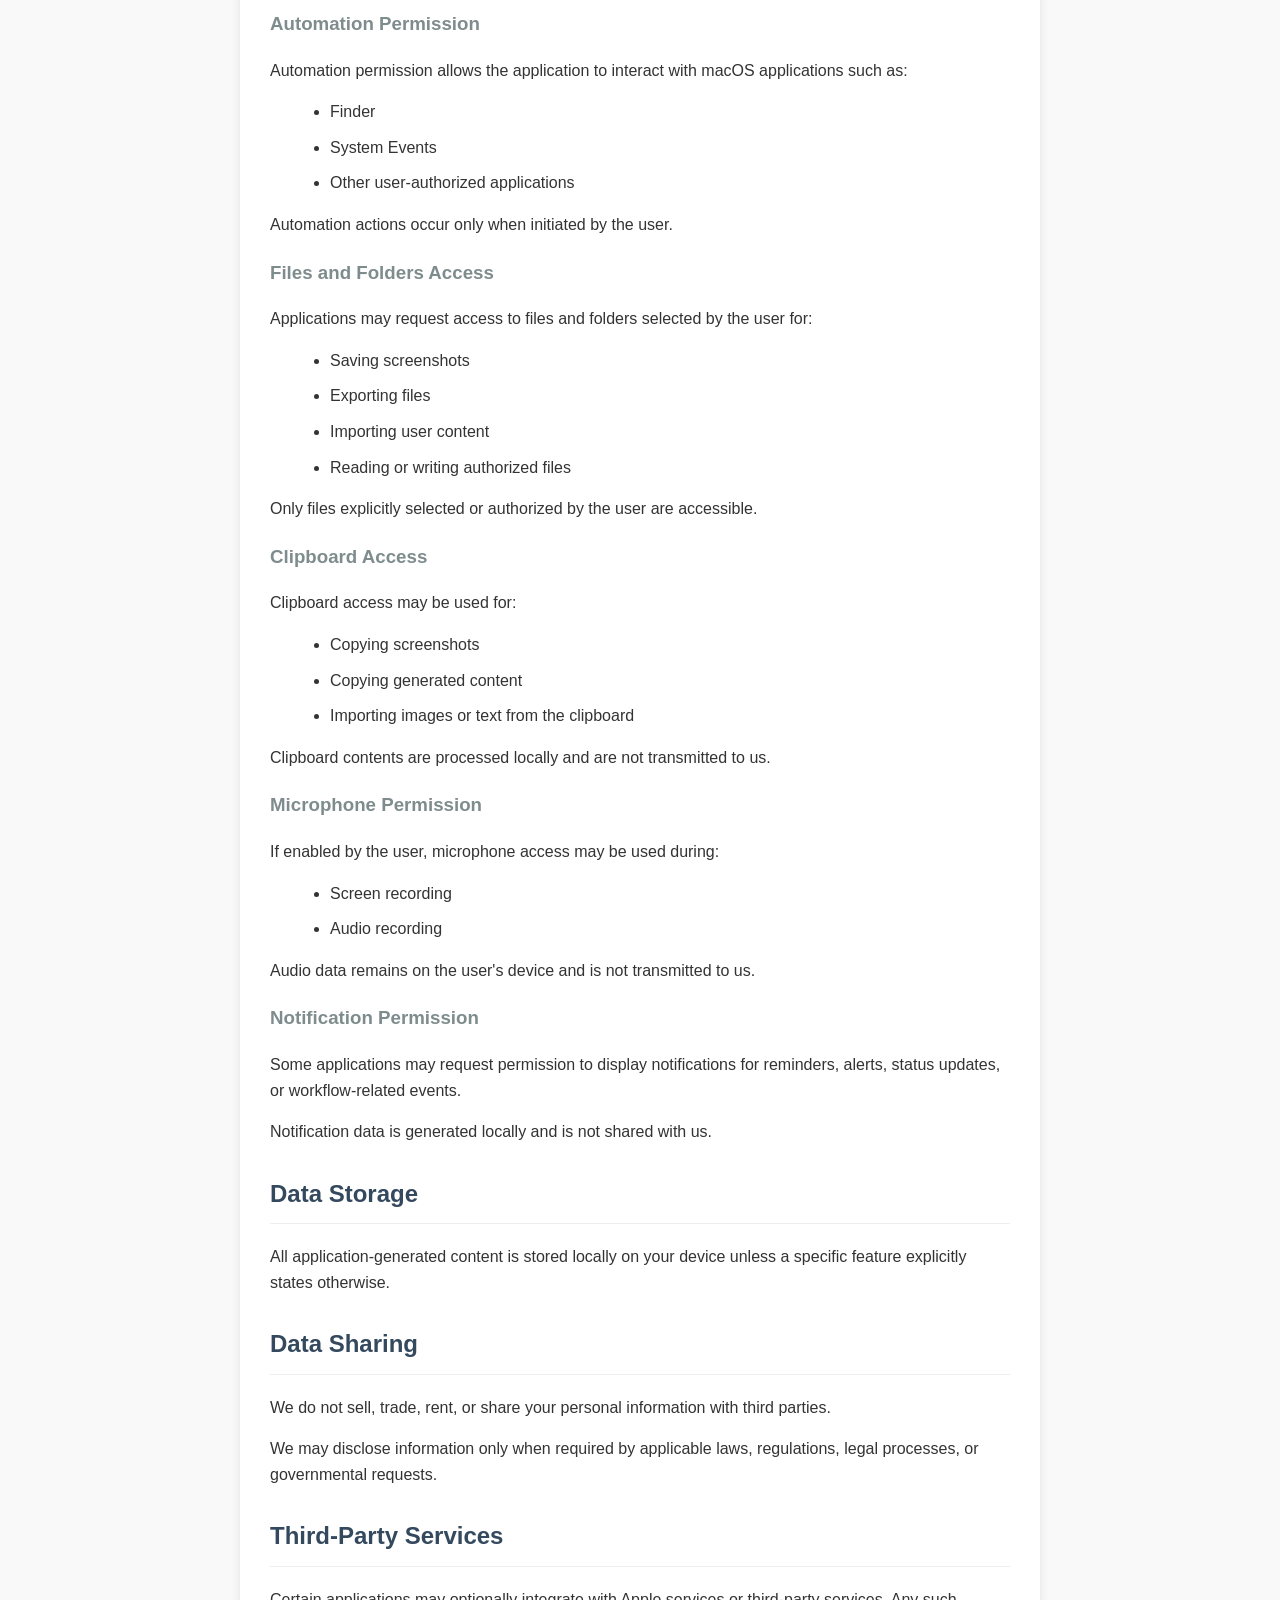
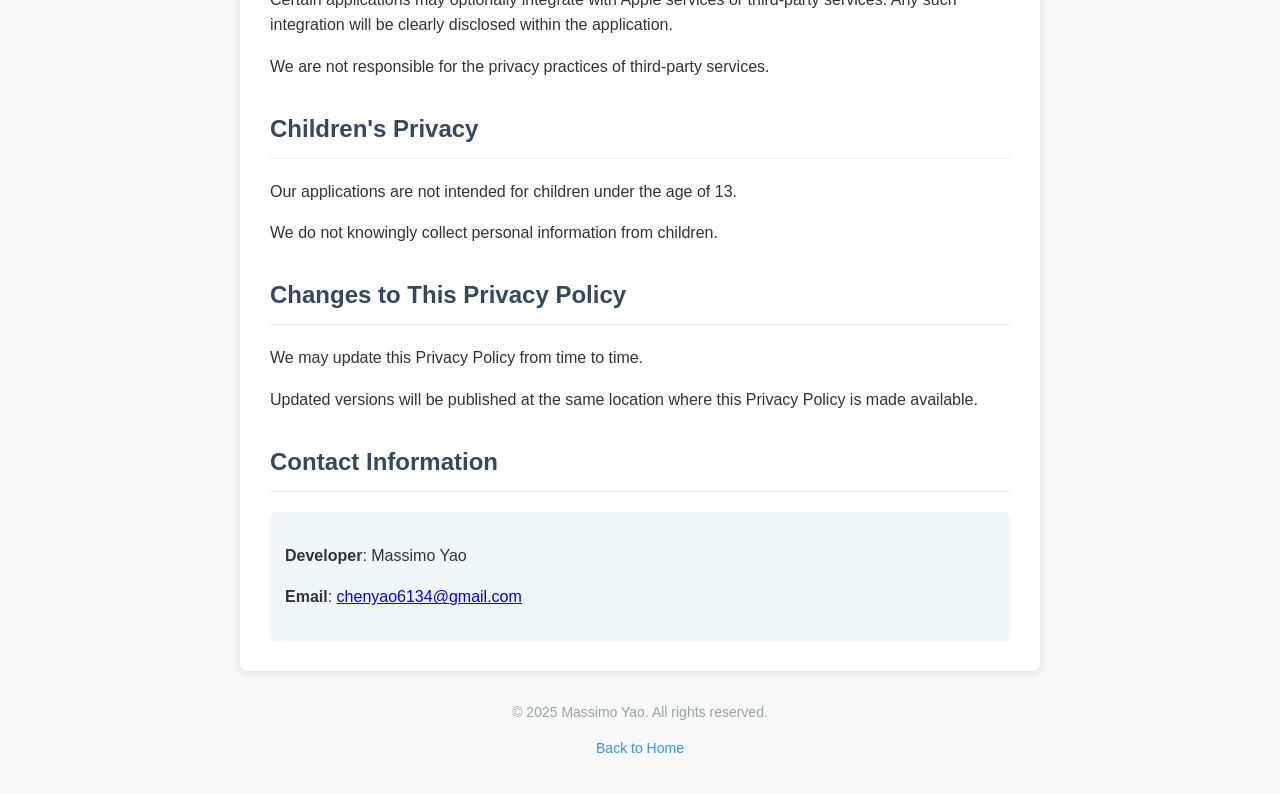
<file: privacy-policy-en.html>
<!DOCTYPE html>
<html lang="en">
<head>
    <meta charset="UTF-8">
    <meta name="viewport" content="width=device-width, initial-scale=1.0">
    <title>Privacy Policy</title>
    <style>
        body {
            font-family: -apple-system, BlinkMacSystemFont, 'Segoe UI', Roboto, 'Helvetica Neue', Arial, sans-serif;
            line-height: 1.6;
            color: #333;
            max-width: 800px;
            margin: 0 auto;
            padding: 20px;
            background-color: #f9f9f9;
        }
        h1 {
            color: #2c3e50;
            text-align: center;
            margin-bottom: 30px;
        }
        h2 {
            color: #34495e;
            margin-top: 30px;
            padding-bottom: 10px;
            border-bottom: 1px solid #eee;
        }
        h3 {
            color: #7f8c8d;
            margin-top: 20px;
        }
        .header {
            background-color: #ffffff;
            padding: 20px;
            border-radius: 8px;
            box-shadow: 0 2px 10px rgba(0,0,0,0.1);
            margin-bottom: 30px;
        }
        .content {
            background-color: #ffffff;
            padding: 30px;
            border-radius: 8px;
            box-shadow: 0 2px 10px rgba(0,0,0,0.1);
        }
        .footer {
            text-align: center;
            margin-top: 30px;
            color: #95a5a6;
            font-size: 14px;
        }
        .language-switch {
            text-align: right;
            margin-bottom: 10px;
        }
        .language-switch a {
            color: #3498db;
            text-decoration: none;
        }
        .language-switch a:hover {
            text-decoration: underline;
        }
        ul {
            margin-left: 20px;
        }
        li {
            margin-bottom: 10px;
        }
        .contact-info {
            background-color: #f0f7fb;
            padding: 15px;
            border-radius: 5px;
            margin-top: 20px;
        }
    </style>
</head>
<body>
    <div class="header">
        <div class="language-switch">
            <a href="privacy-policy-zh.html">中文版</a>
        </div>
        <h1>Privacy Policy</h1>
        <p style="text-align: center; color: #7f8c8d;">
            <strong>Last Updated</strong>: June 2026
        </p>
    </div>

    <div class="content">
        <h2>Introduction</h2>
        <p>This Privacy Policy applies to all applications developed and published by Massimo Yao ("Developer"), including but not limited to:</p>
        <ul>
            <li>AegisMark</li>
            <li>ShotMini</li>
            <li>LinkRouterPro</li>
            <li>Other current and future applications published under the same Apple Developer account</li>
        </ul>
        <p>By using our applications, you agree to the practices described in this Privacy Policy.</p>
        <p>If you have any questions regarding this Privacy Policy, please contact: <a href="mailto:chenyao6134@gmail.com">chenyao6134@gmail.com</a></p>

        <h2>Information Collection and Use</h2>
        <p>Our applications are designed to operate primarily on your device.</p>
        <p>We do not collect, store, transmit, sell, rent, or share your personal information unless explicitly stated by a specific feature.</p>
        <p>Most data generated or processed by our applications remains entirely on your device.</p>

        <h2>Permissions Used by the Applications</h2>

        <h3>Screen Recording Permission</h3>
        <p>Some applications require Screen Recording permission to provide functionality such as:</p>
        <ul>
            <li>Screen watermark rendering</li>
            <li>Screenshot capture</li>
            <li>Screen recording</li>
            <li>OCR text recognition</li>
            <li>Menu bar analysis and management</li>
        </ul>
        <p>Screen content is processed locally and is not transmitted to us.</p>

        <h3>Accessibility Permission</h3>
        <p>Accessibility permission may be required to:</p>
        <ul>
            <li>Simulate user interactions</li>
            <li>Control menu bar items</li>
            <li>Execute automation features</li>
            <li>Improve workflow efficiency</li>
        </ul>
        <p>Accessibility-related information is processed locally and is never transmitted to us.</p>

        <h3>Automation Permission</h3>
        <p>Automation permission allows the application to interact with macOS applications such as:</p>
        <ul>
            <li>Finder</li>
            <li>System Events</li>
            <li>Other user-authorized applications</li>
        </ul>
        <p>Automation actions occur only when initiated by the user.</p>

        <h3>Files and Folders Access</h3>
        <p>Applications may request access to files and folders selected by the user for:</p>
        <ul>
            <li>Saving screenshots</li>
            <li>Exporting files</li>
            <li>Importing user content</li>
            <li>Reading or writing authorized files</li>
        </ul>
        <p>Only files explicitly selected or authorized by the user are accessible.</p>

        <h3>Clipboard Access</h3>
        <p>Clipboard access may be used for:</p>
        <ul>
            <li>Copying screenshots</li>
            <li>Copying generated content</li>
            <li>Importing images or text from the clipboard</li>
        </ul>
        <p>Clipboard contents are processed locally and are not transmitted to us.</p>

        <h3>Microphone Permission</h3>
        <p>If enabled by the user, microphone access may be used during:</p>
        <ul>
            <li>Screen recording</li>
            <li>Audio recording</li>
        </ul>
        <p>Audio data remains on the user's device and is not transmitted to us.</p>

        <h3>Notification Permission</h3>
        <p>Some applications may request permission to display notifications for reminders, alerts, status updates, or workflow-related events.</p>
        <p>Notification data is generated locally and is not shared with us.</p>

        <h2>Data Storage</h2>
        <p>All application-generated content is stored locally on your device unless a specific feature explicitly states otherwise.</p>

        <h2>Data Sharing</h2>
        <p>We do not sell, trade, rent, or share your personal information with third parties.</p>
        <p>We may disclose information only when required by applicable laws, regulations, legal processes, or governmental requests.</p>

        <h2>Third-Party Services</h2>
        <p>Certain applications may optionally integrate with Apple services or third-party services. Any such integration will be clearly disclosed within the application.</p>
        <p>We are not responsible for the privacy practices of third-party services.</p>

        <h2>Children's Privacy</h2>
        <p>Our applications are not intended for children under the age of 13.</p>
        <p>We do not knowingly collect personal information from children.</p>

        <h2>Changes to This Privacy Policy</h2>
        <p>We may update this Privacy Policy from time to time.</p>
        <p>Updated versions will be published at the same location where this Privacy Policy is made available.</p>

        <h2>Contact Information</h2>
        <div class="contact-info">
            <p><strong>Developer</strong>: Massimo Yao</p>
            <p><strong>Email</strong>: <a href="mailto:chenyao6134@gmail.com">chenyao6134@gmail.com</a></p>
        </div>
    </div>

    <div class="footer">
        <p>&copy; 2025 Massimo Yao. All rights reserved.</p>
        <p><a href="index.html" style="color: #3498db; text-decoration: none;">Back to Home</a></p>
    </div>
</body>
</html>
</file>
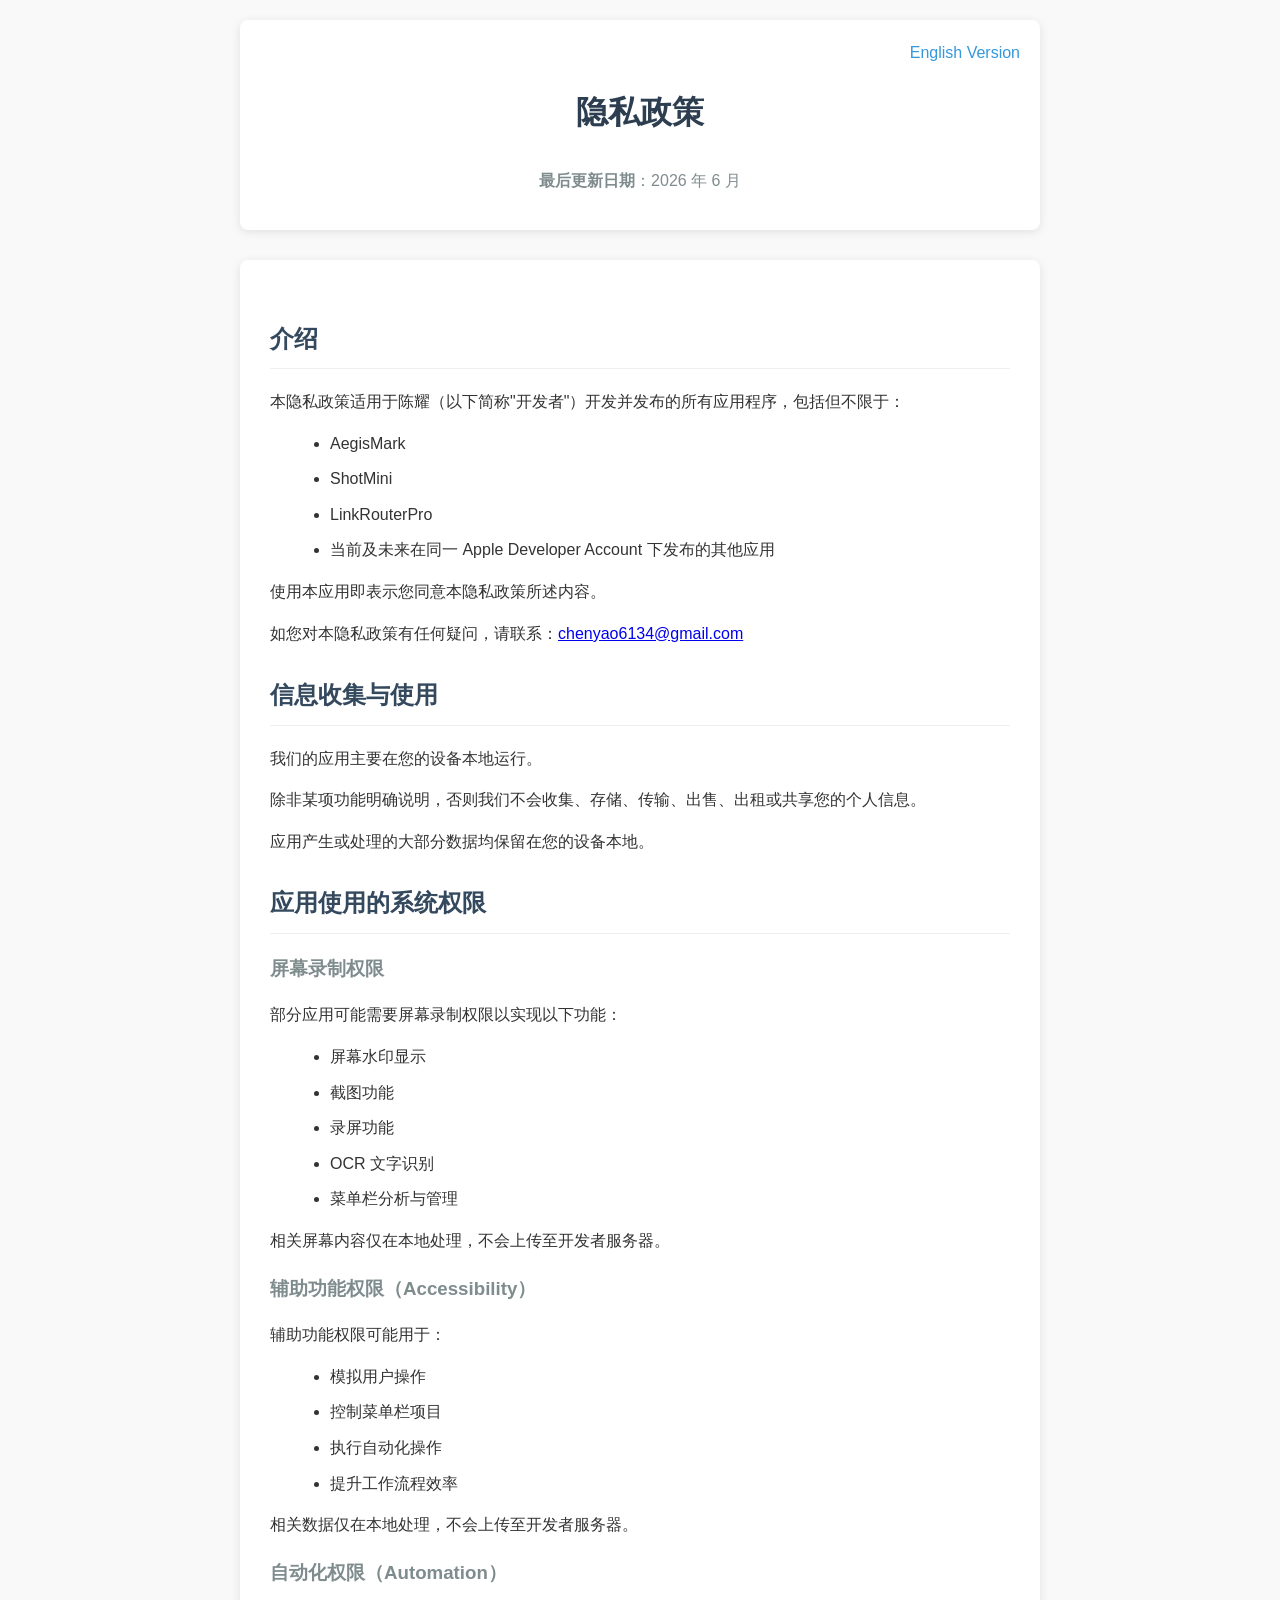
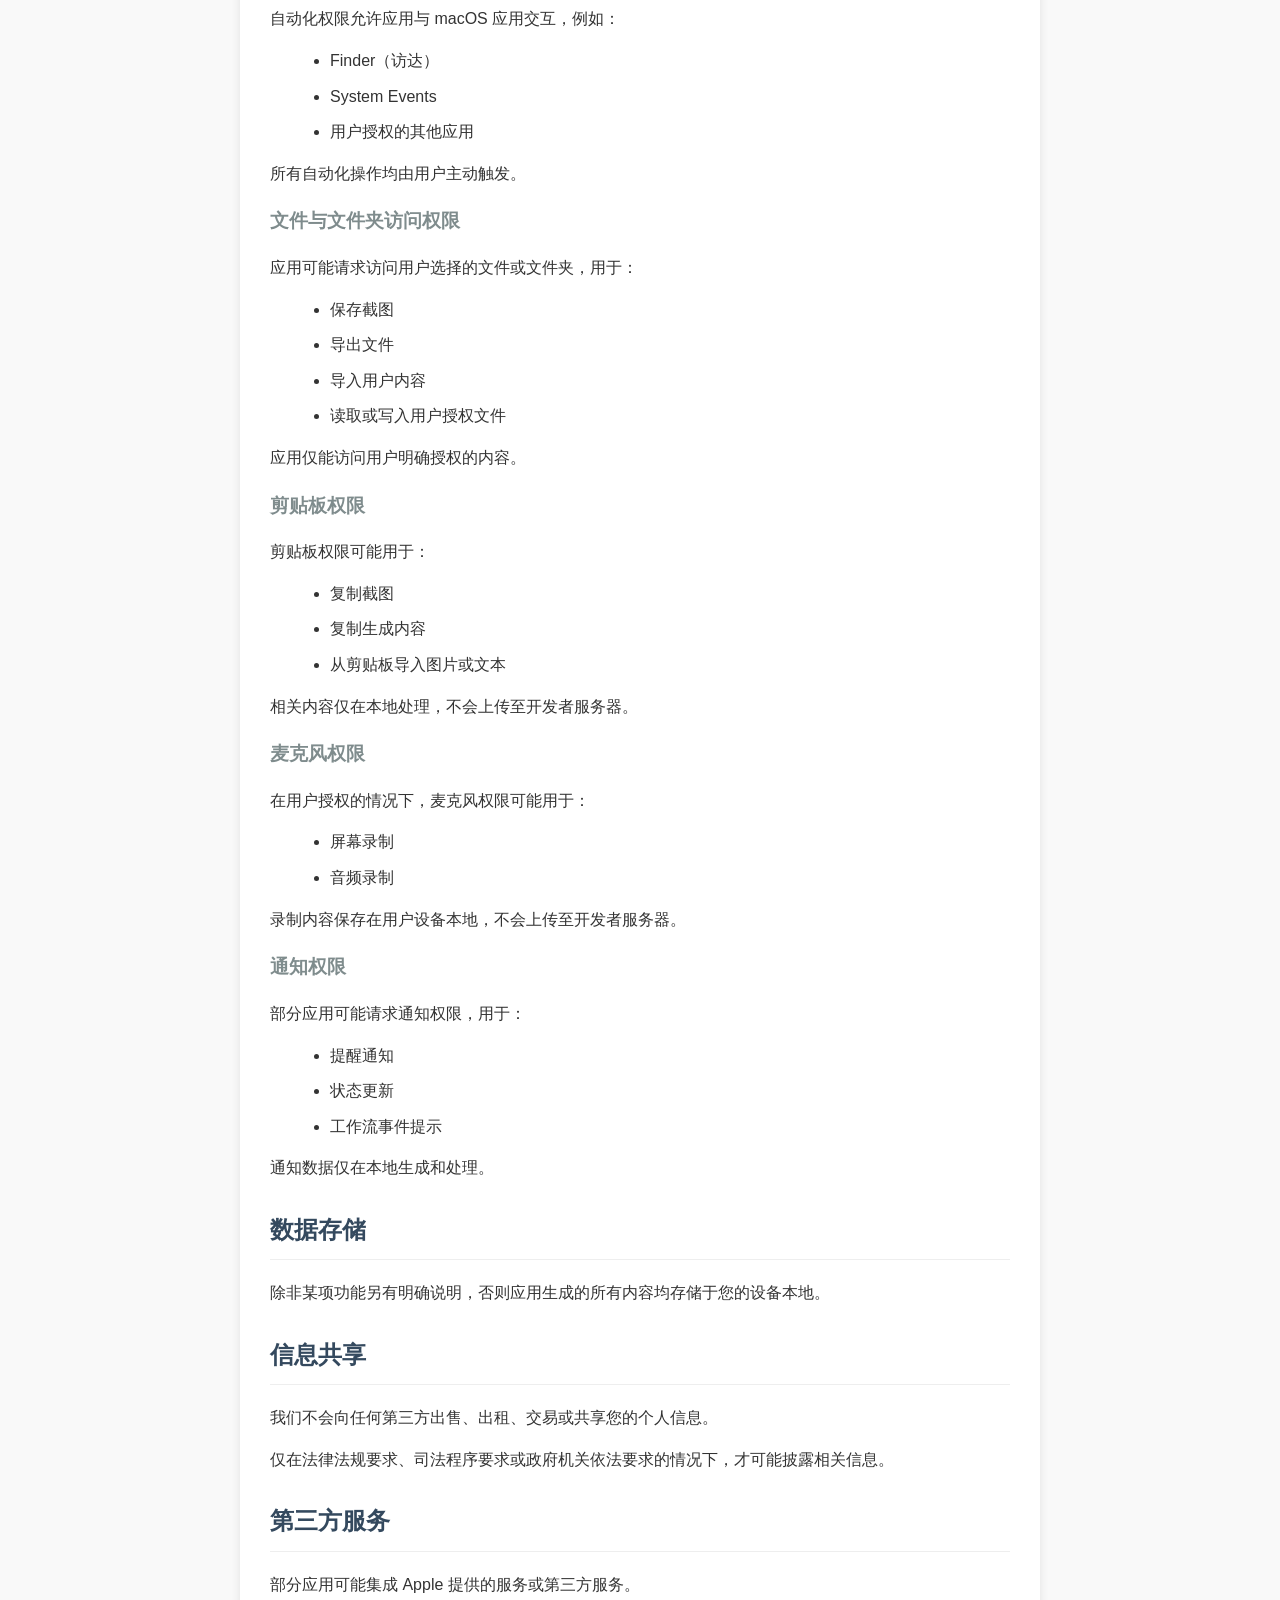
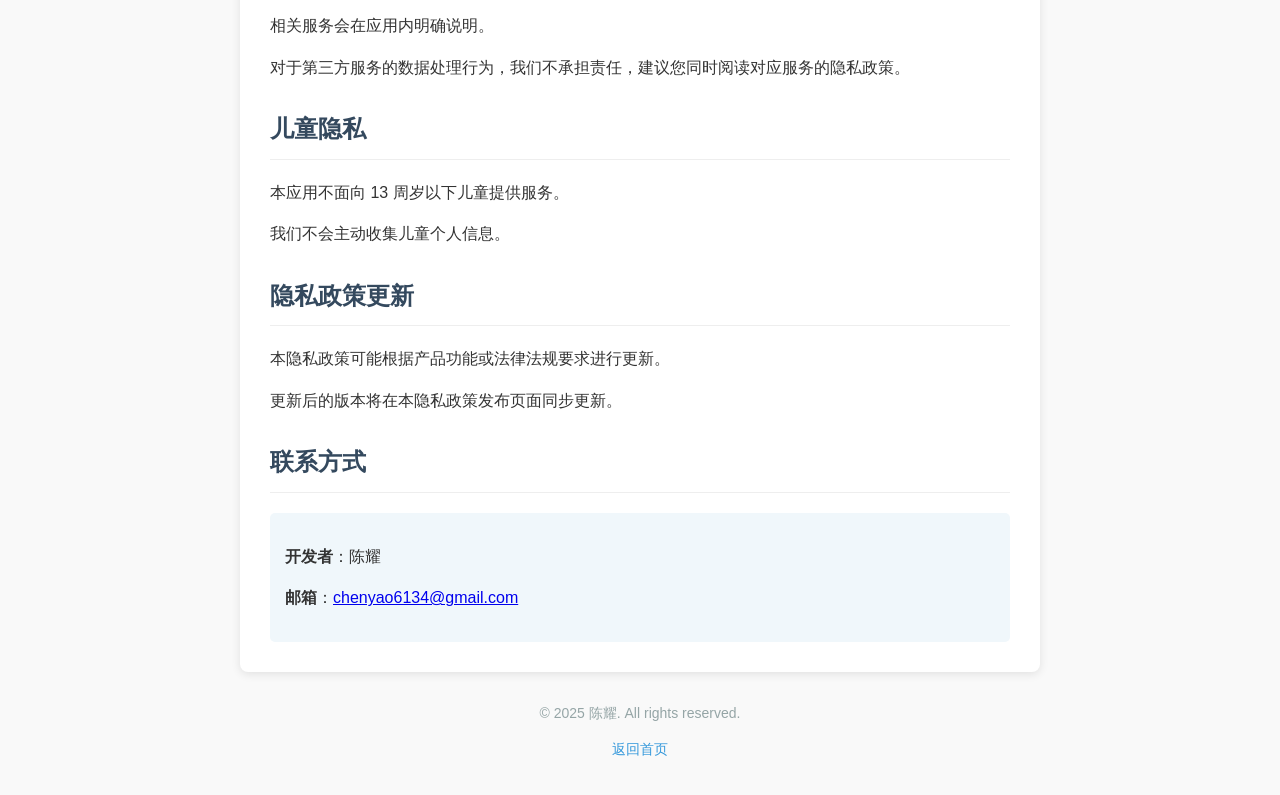
<file: privacy-policy-zh.html>
<!DOCTYPE html>
<html lang="zh-CN">
<head>
    <meta charset="UTF-8">
    <meta name="viewport" content="width=device-width, initial-scale=1.0">
    <title>隐私政策</title>
    <style>
        body {
            font-family: -apple-system, BlinkMacSystemFont, 'Segoe UI', Roboto, 'Helvetica Neue', Arial, sans-serif;
            line-height: 1.6;
            color: #333;
            max-width: 800px;
            margin: 0 auto;
            padding: 20px;
            background-color: #f9f9f9;
        }
        h1 {
            color: #2c3e50;
            text-align: center;
            margin-bottom: 30px;
        }
        h2 {
            color: #34495e;
            margin-top: 30px;
            padding-bottom: 10px;
            border-bottom: 1px solid #eee;
        }
        h3 {
            color: #7f8c8d;
            margin-top: 20px;
        }
        .header {
            background-color: #ffffff;
            padding: 20px;
            border-radius: 8px;
            box-shadow: 0 2px 10px rgba(0,0,0,0.1);
            margin-bottom: 30px;
        }
        .content {
            background-color: #ffffff;
            padding: 30px;
            border-radius: 8px;
            box-shadow: 0 2px 10px rgba(0,0,0,0.1);
        }
        .footer {
            text-align: center;
            margin-top: 30px;
            color: #95a5a6;
            font-size: 14px;
        }
        .language-switch {
            text-align: right;
            margin-bottom: 10px;
        }
        .language-switch a {
            color: #3498db;
            text-decoration: none;
        }
        .language-switch a:hover {
            text-decoration: underline;
        }
        ul {
            margin-left: 20px;
        }
        li {
            margin-bottom: 10px;
        }
        .contact-info {
            background-color: #f0f7fb;
            padding: 15px;
            border-radius: 5px;
            margin-top: 20px;
        }
    </style>
</head>
<body>
    <div class="header">
        <div class="language-switch">
            <a href="privacy-policy-en.html">English Version</a>
        </div>
        <h1>隐私政策</h1>
        <p style="text-align: center; color: #7f8c8d;">
            <strong>最后更新日期</strong>：2026 年 6 月
        </p>
    </div>

    <div class="content">
        <h2>介绍</h2>
        <p>本隐私政策适用于陈耀（以下简称"开发者"）开发并发布的所有应用程序，包括但不限于：</p>
        <ul>
            <li>AegisMark</li>
            <li>ShotMini</li>
            <li>LinkRouterPro</li>
            <li>当前及未来在同一 Apple Developer Account 下发布的其他应用</li>
        </ul>
        <p>使用本应用即表示您同意本隐私政策所述内容。</p>
        <p>如您对本隐私政策有任何疑问，请联系：<a href="mailto:chenyao6134@gmail.com">chenyao6134@gmail.com</a></p>

        <h2>信息收集与使用</h2>
        <p>我们的应用主要在您的设备本地运行。</p>
        <p>除非某项功能明确说明，否则我们不会收集、存储、传输、出售、出租或共享您的个人信息。</p>
        <p>应用产生或处理的大部分数据均保留在您的设备本地。</p>

        <h2>应用使用的系统权限</h2>

        <h3>屏幕录制权限</h3>
        <p>部分应用可能需要屏幕录制权限以实现以下功能：</p>
        <ul>
            <li>屏幕水印显示</li>
            <li>截图功能</li>
            <li>录屏功能</li>
            <li>OCR 文字识别</li>
            <li>菜单栏分析与管理</li>
        </ul>
        <p>相关屏幕内容仅在本地处理，不会上传至开发者服务器。</p>

        <h3>辅助功能权限（Accessibility）</h3>
        <p>辅助功能权限可能用于：</p>
        <ul>
            <li>模拟用户操作</li>
            <li>控制菜单栏项目</li>
            <li>执行自动化操作</li>
            <li>提升工作流程效率</li>
        </ul>
        <p>相关数据仅在本地处理，不会上传至开发者服务器。</p>

        <h3>自动化权限（Automation）</h3>
        <p>自动化权限允许应用与 macOS 应用交互，例如：</p>
        <ul>
            <li>Finder（访达）</li>
            <li>System Events</li>
            <li>用户授权的其他应用</li>
        </ul>
        <p>所有自动化操作均由用户主动触发。</p>

        <h3>文件与文件夹访问权限</h3>
        <p>应用可能请求访问用户选择的文件或文件夹，用于：</p>
        <ul>
            <li>保存截图</li>
            <li>导出文件</li>
            <li>导入用户内容</li>
            <li>读取或写入用户授权文件</li>
        </ul>
        <p>应用仅能访问用户明确授权的内容。</p>

        <h3>剪贴板权限</h3>
        <p>剪贴板权限可能用于：</p>
        <ul>
            <li>复制截图</li>
            <li>复制生成内容</li>
            <li>从剪贴板导入图片或文本</li>
        </ul>
        <p>相关内容仅在本地处理，不会上传至开发者服务器。</p>

        <h3>麦克风权限</h3>
        <p>在用户授权的情况下，麦克风权限可能用于：</p>
        <ul>
            <li>屏幕录制</li>
            <li>音频录制</li>
        </ul>
        <p>录制内容保存在用户设备本地，不会上传至开发者服务器。</p>

        <h3>通知权限</h3>
        <p>部分应用可能请求通知权限，用于：</p>
        <ul>
            <li>提醒通知</li>
            <li>状态更新</li>
            <li>工作流事件提示</li>
        </ul>
        <p>通知数据仅在本地生成和处理。</p>

        <h2>数据存储</h2>
        <p>除非某项功能另有明确说明，否则应用生成的所有内容均存储于您的设备本地。</p>

        <h2>信息共享</h2>
        <p>我们不会向任何第三方出售、出租、交易或共享您的个人信息。</p>
        <p>仅在法律法规要求、司法程序要求或政府机关依法要求的情况下，才可能披露相关信息。</p>

        <h2>第三方服务</h2>
        <p>部分应用可能集成 Apple 提供的服务或第三方服务。</p>
        <p>相关服务会在应用内明确说明。</p>
        <p>对于第三方服务的数据处理行为，我们不承担责任，建议您同时阅读对应服务的隐私政策。</p>

        <h2>儿童隐私</h2>
        <p>本应用不面向 13 周岁以下儿童提供服务。</p>
        <p>我们不会主动收集儿童个人信息。</p>

        <h2>隐私政策更新</h2>
        <p>本隐私政策可能根据产品功能或法律法规要求进行更新。</p>
        <p>更新后的版本将在本隐私政策发布页面同步更新。</p>

        <h2>联系方式</h2>
        <div class="contact-info">
            <p><strong>开发者</strong>：陈耀</p>
            <p><strong>邮箱</strong>：<a href="mailto:chenyao6134@gmail.com">chenyao6134@gmail.com</a></p>
        </div>
    </div>

    <div class="footer">
        <p>&copy; 2025 陈耀. All rights reserved.</p>
        <p><a href="index.html" style="color: #3498db; text-decoration: none;">返回首页</a></p>
    </div>
</body>
</html>
</file>
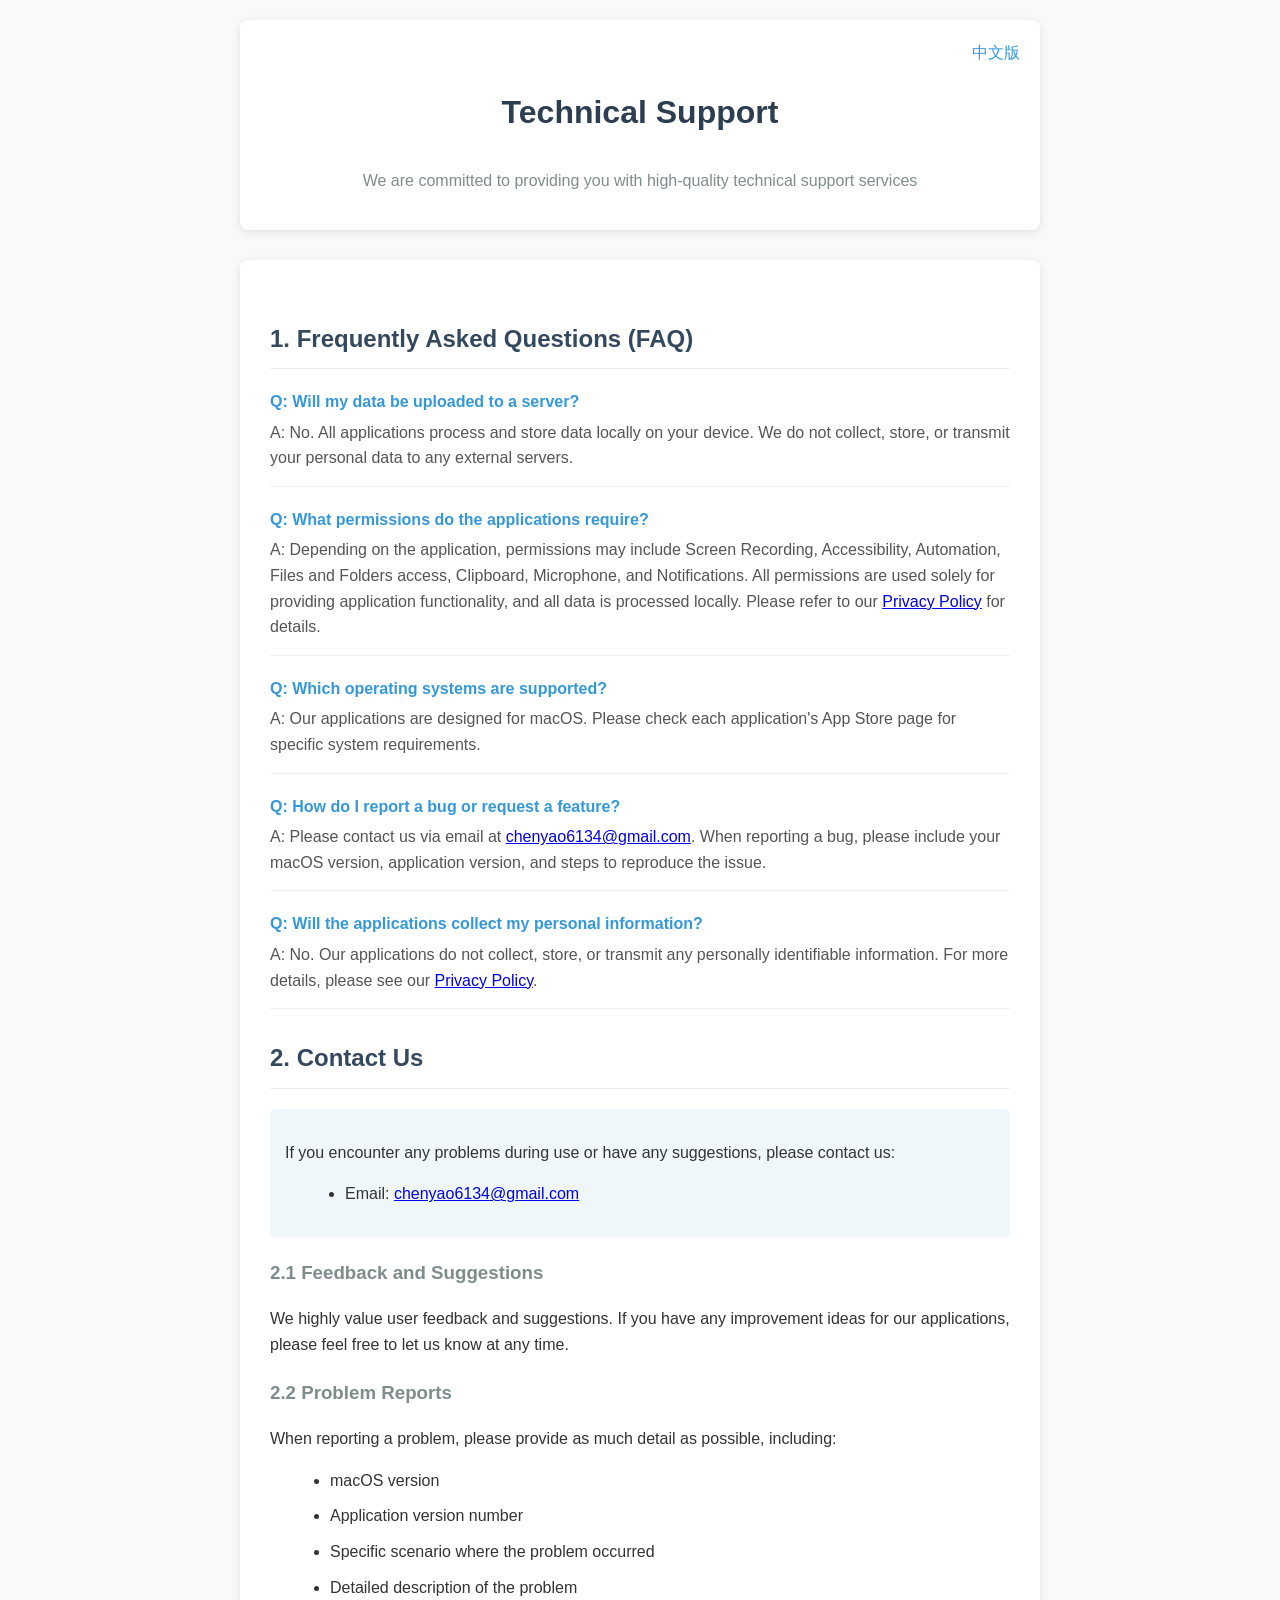
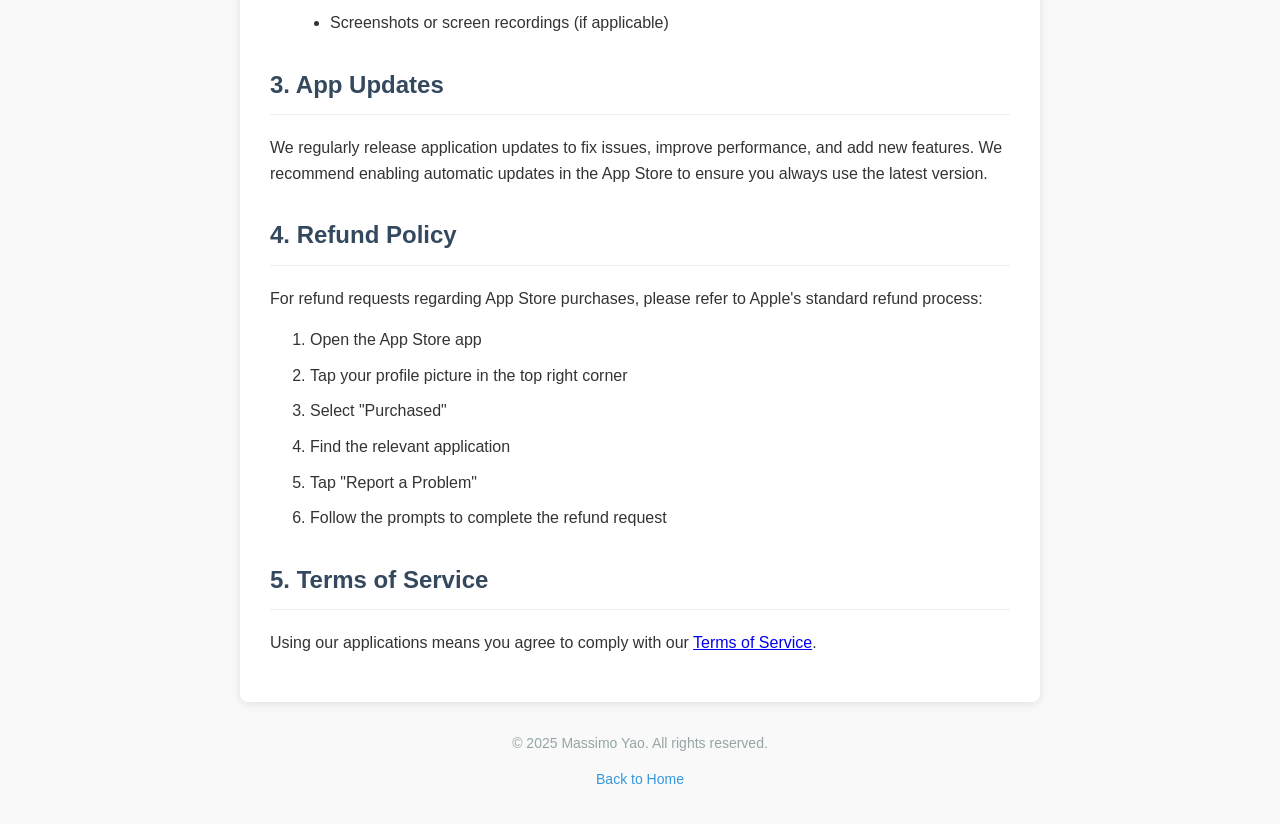
<file: support-en.html>
<!DOCTYPE html>
<html lang="en">
<head>
    <meta charset="UTF-8">
    <meta name="viewport" content="width=device-width, initial-scale=1.0">
    <title>Technical Support</title>
    <style>
        body {
            font-family: -apple-system, BlinkMacSystemFont, 'Segoe UI', Roboto, 'Helvetica Neue', Arial, sans-serif;
            line-height: 1.6;
            color: #333;
            max-width: 800px;
            margin: 0 auto;
            padding: 20px;
            background-color: #f9f9f9;
        }
        h1 {
            color: #2c3e50;
            text-align: center;
            margin-bottom: 30px;
        }
        h2 {
            color: #34495e;
            margin-top: 30px;
            padding-bottom: 10px;
            border-bottom: 1px solid #eee;
        }
        h3 {
            color: #7f8c8d;
            margin-top: 20px;
        }
        .header {
            background-color: #ffffff;
            padding: 20px;
            border-radius: 8px;
            box-shadow: 0 2px 10px rgba(0,0,0,0.1);
            margin-bottom: 30px;
        }
        .content {
            background-color: #ffffff;
            padding: 30px;
            border-radius: 8px;
            box-shadow: 0 2px 10px rgba(0,0,0,0.1);
        }
        .footer {
            text-align: center;
            margin-top: 30px;
            color: #95a5a6;
            font-size: 14px;
        }
        .language-switch {
            text-align: right;
            margin-bottom: 10px;
        }
        .language-switch a {
            color: #3498db;
            text-decoration: none;
        }
        .language-switch a:hover {
            text-decoration: underline;
        }
        ul {
            margin-left: 20px;
        }
        li {
            margin-bottom: 10px;
        }
        .contact-info {
            background-color: #f0f7fb;
            padding: 15px;
            border-radius: 5px;
            margin-top: 20px;
        }
        .faq-item {
            margin-bottom: 20px;
            padding-bottom: 15px;
            border-bottom: 1px solid #f0f0f0;
        }
        .faq-question {
            font-weight: bold;
            color: #3498db;
            margin-bottom: 5px;
        }
        .faq-answer {
            color: #555;
        }
    </style>
</head>
<body>
    <div class="header">
        <div class="language-switch">
            <a href="support-zh.html">中文版</a>
        </div>
        <h1>Technical Support</h1>
        <p style="text-align: center; color: #7f8c8d;">
            We are committed to providing you with high-quality technical support services
        </p>
    </div>

    <div class="content">
        <h2>1. Frequently Asked Questions (FAQ)</h2>

        <div class="faq-item">
            <div class="faq-question">Q: Will my data be uploaded to a server?</div>
            <div class="faq-answer">A: No. All applications process and store data locally on your device. We do not collect, store, or transmit your personal data to any external servers.</div>
        </div>

        <div class="faq-item">
            <div class="faq-question">Q: What permissions do the applications require?</div>
            <div class="faq-answer">A: Depending on the application, permissions may include Screen Recording, Accessibility, Automation, Files and Folders access, Clipboard, Microphone, and Notifications. All permissions are used solely for providing application functionality, and all data is processed locally. Please refer to our <a href="privacy-policy-en.html">Privacy Policy</a> for details.</div>
        </div>

        <div class="faq-item">
            <div class="faq-question">Q: Which operating systems are supported?</div>
            <div class="faq-answer">A: Our applications are designed for macOS. Please check each application's App Store page for specific system requirements.</div>
        </div>

        <div class="faq-item">
            <div class="faq-question">Q: How do I report a bug or request a feature?</div>
            <div class="faq-answer">A: Please contact us via email at <a href="mailto:chenyao6134@gmail.com">chenyao6134@gmail.com</a>. When reporting a bug, please include your macOS version, application version, and steps to reproduce the issue.</div>
        </div>

        <div class="faq-item">
            <div class="faq-question">Q: Will the applications collect my personal information?</div>
            <div class="faq-answer">A: No. Our applications do not collect, store, or transmit any personally identifiable information. For more details, please see our <a href="privacy-policy-en.html">Privacy Policy</a>.</div>
        </div>

        <h2>2. Contact Us</h2>
        <div class="contact-info">
            <p>If you encounter any problems during use or have any suggestions, please contact us:</p>
            <ul>
                <li>Email: <a href="mailto:chenyao6134@gmail.com">chenyao6134@gmail.com</a></li>
            </ul>
        </div>

        <h3>2.1 Feedback and Suggestions</h3>
        <p>We highly value user feedback and suggestions. If you have any improvement ideas for our applications, please feel free to let us know at any time.</p>

        <h3>2.2 Problem Reports</h3>
        <p>When reporting a problem, please provide as much detail as possible, including:</p>
        <ul>
            <li>macOS version</li>
            <li>Application version number</li>
            <li>Specific scenario where the problem occurred</li>
            <li>Detailed description of the problem</li>
            <li>Screenshots or screen recordings (if applicable)</li>
        </ul>

        <h2>3. App Updates</h2>
        <p>We regularly release application updates to fix issues, improve performance, and add new features. We recommend enabling automatic updates in the App Store to ensure you always use the latest version.</p>

        <h2>4. Refund Policy</h2>
        <p>For refund requests regarding App Store purchases, please refer to Apple's standard refund process:</p>
        <ol>
            <li>Open the App Store app</li>
            <li>Tap your profile picture in the top right corner</li>
            <li>Select "Purchased"</li>
            <li>Find the relevant application</li>
            <li>Tap "Report a Problem"</li>
            <li>Follow the prompts to complete the refund request</li>
        </ol>

        <h2>5. Terms of Service</h2>
        <p>Using our applications means you agree to comply with our <a href="terms-of-service-en.html">Terms of Service</a>.</p>
    </div>

    <div class="footer">
        <p>&copy; 2025 Massimo Yao. All rights reserved.</p>
        <p><a href="index.html" style="color: #3498db; text-decoration: none;">Back to Home</a></p>
    </div>
</body>
</html>
</file>
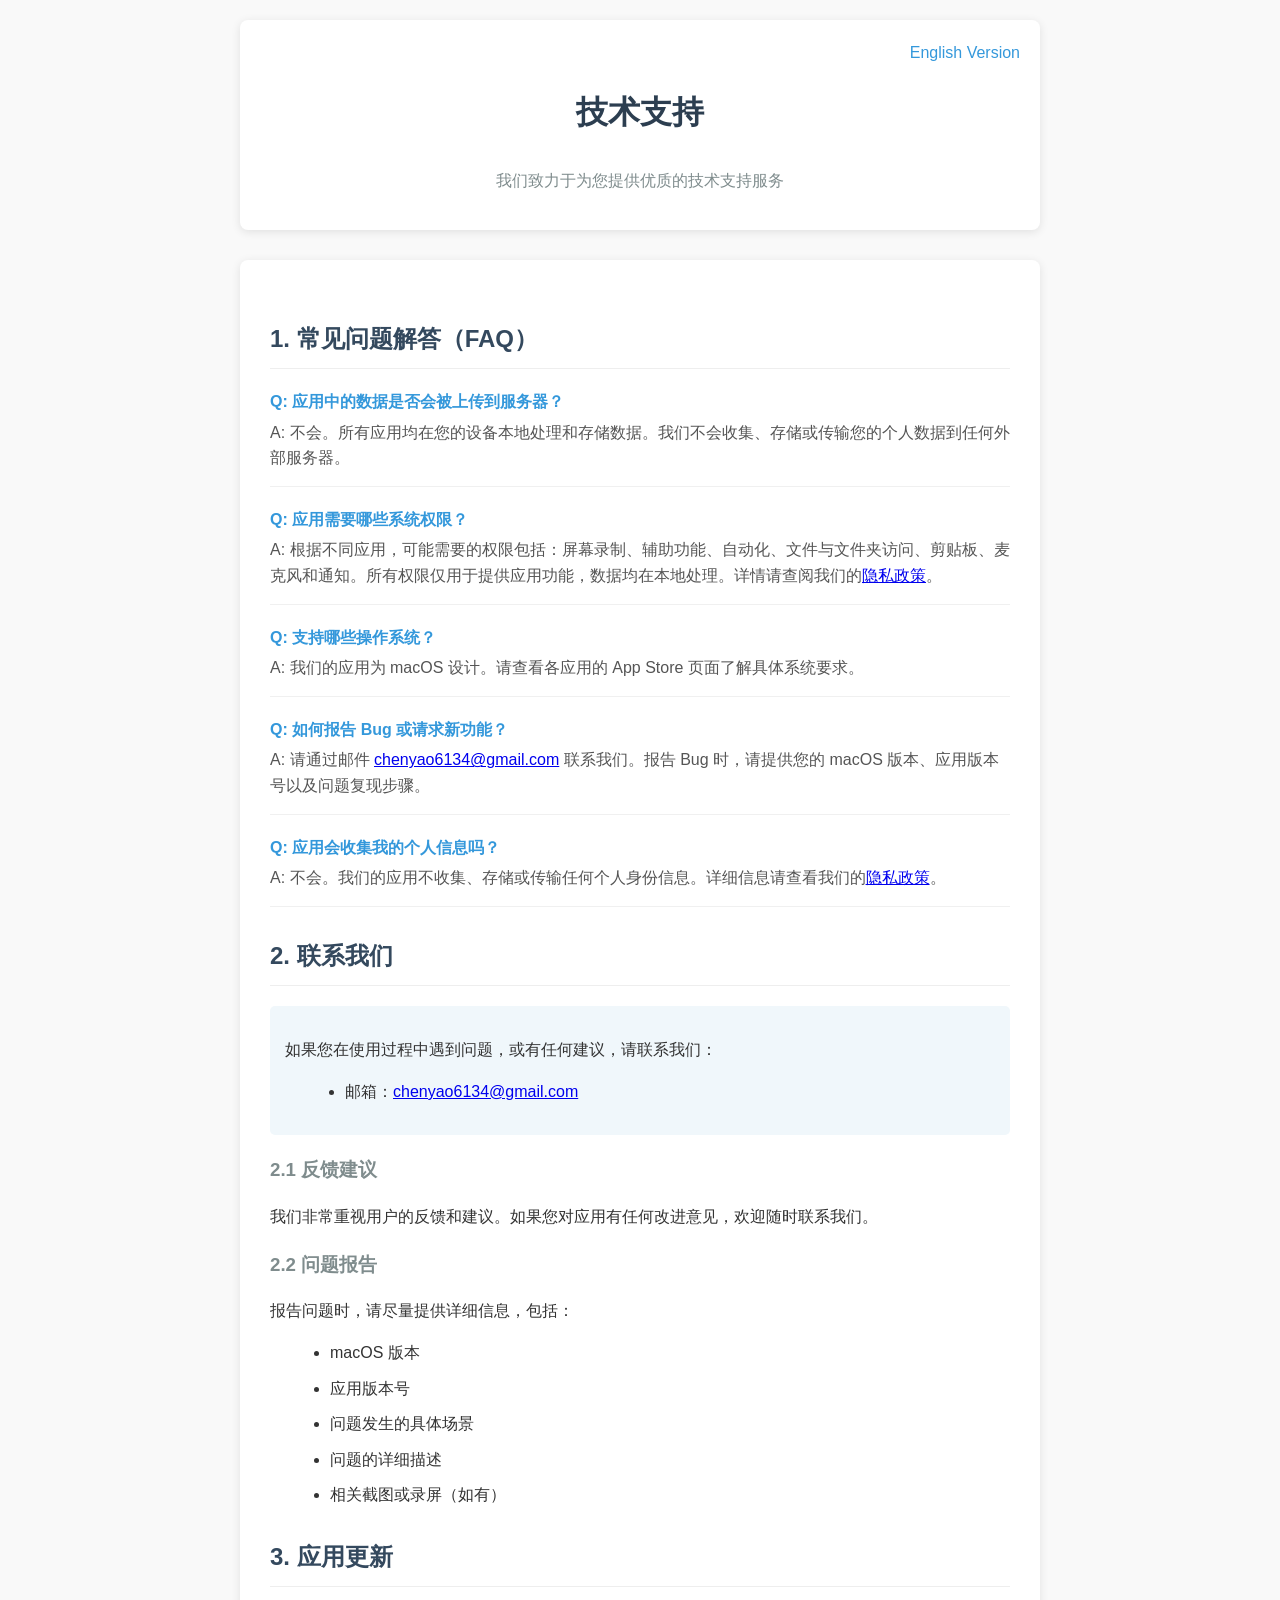
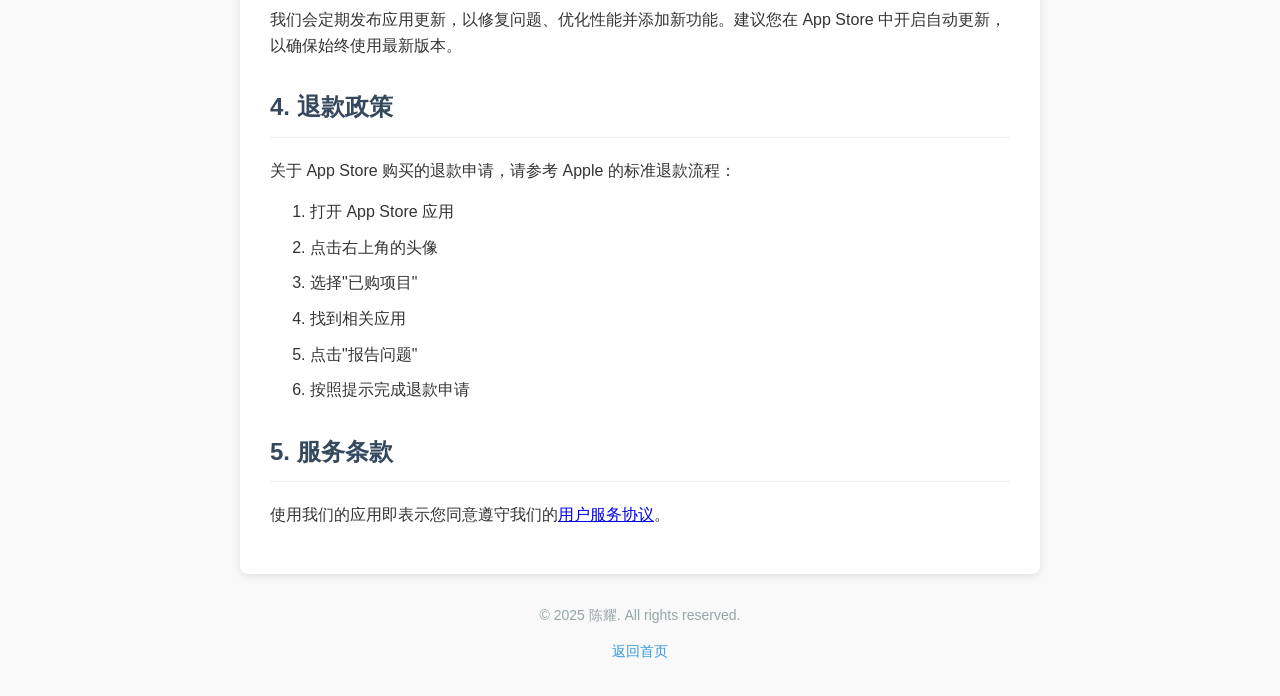
<file: support-zh.html>
<!DOCTYPE html>
<html lang="zh-CN">
<head>
    <meta charset="UTF-8">
    <meta name="viewport" content="width=device-width, initial-scale=1.0">
    <title>技术支持</title>
    <style>
        body {
            font-family: -apple-system, BlinkMacSystemFont, 'Segoe UI', Roboto, 'Helvetica Neue', Arial, sans-serif;
            line-height: 1.6;
            color: #333;
            max-width: 800px;
            margin: 0 auto;
            padding: 20px;
            background-color: #f9f9f9;
        }
        h1 {
            color: #2c3e50;
            text-align: center;
            margin-bottom: 30px;
        }
        h2 {
            color: #34495e;
            margin-top: 30px;
            padding-bottom: 10px;
            border-bottom: 1px solid #eee;
        }
        h3 {
            color: #7f8c8d;
            margin-top: 20px;
        }
        .header {
            background-color: #ffffff;
            padding: 20px;
            border-radius: 8px;
            box-shadow: 0 2px 10px rgba(0,0,0,0.1);
            margin-bottom: 30px;
        }
        .content {
            background-color: #ffffff;
            padding: 30px;
            border-radius: 8px;
            box-shadow: 0 2px 10px rgba(0,0,0,0.1);
        }
        .footer {
            text-align: center;
            margin-top: 30px;
            color: #95a5a6;
            font-size: 14px;
        }
        .language-switch {
            text-align: right;
            margin-bottom: 10px;
        }
        .language-switch a {
            color: #3498db;
            text-decoration: none;
        }
        .language-switch a:hover {
            text-decoration: underline;
        }
        ul {
            margin-left: 20px;
        }
        li {
            margin-bottom: 10px;
        }
        .contact-info {
            background-color: #f0f7fb;
            padding: 15px;
            border-radius: 5px;
            margin-top: 20px;
        }
        .faq-item {
            margin-bottom: 20px;
            padding-bottom: 15px;
            border-bottom: 1px solid #f0f0f0;
        }
        .faq-question {
            font-weight: bold;
            color: #3498db;
            margin-bottom: 5px;
        }
        .faq-answer {
            color: #555;
        }
    </style>
</head>
<body>
    <div class="header">
        <div class="language-switch">
            <a href="support-en.html">English Version</a>
        </div>
        <h1>技术支持</h1>
        <p style="text-align: center; color: #7f8c8d;">
            我们致力于为您提供优质的技术支持服务
        </p>
    </div>

    <div class="content">
        <h2>1. 常见问题解答（FAQ）</h2>

        <div class="faq-item">
            <div class="faq-question">Q: 应用中的数据是否会被上传到服务器？</div>
            <div class="faq-answer">A: 不会。所有应用均在您的设备本地处理和存储数据。我们不会收集、存储或传输您的个人数据到任何外部服务器。</div>
        </div>

        <div class="faq-item">
            <div class="faq-question">Q: 应用需要哪些系统权限？</div>
            <div class="faq-answer">A: 根据不同应用，可能需要的权限包括：屏幕录制、辅助功能、自动化、文件与文件夹访问、剪贴板、麦克风和通知。所有权限仅用于提供应用功能，数据均在本地处理。详情请查阅我们的<a href="privacy-policy-zh.html">隐私政策</a>。</div>
        </div>

        <div class="faq-item">
            <div class="faq-question">Q: 支持哪些操作系统？</div>
            <div class="faq-answer">A: 我们的应用为 macOS 设计。请查看各应用的 App Store 页面了解具体系统要求。</div>
        </div>

        <div class="faq-item">
            <div class="faq-question">Q: 如何报告 Bug 或请求新功能？</div>
            <div class="faq-answer">A: 请通过邮件 <a href="mailto:chenyao6134@gmail.com">chenyao6134@gmail.com</a> 联系我们。报告 Bug 时，请提供您的 macOS 版本、应用版本号以及问题复现步骤。</div>
        </div>

        <div class="faq-item">
            <div class="faq-question">Q: 应用会收集我的个人信息吗？</div>
            <div class="faq-answer">A: 不会。我们的应用不收集、存储或传输任何个人身份信息。详细信息请查看我们的<a href="privacy-policy-zh.html">隐私政策</a>。</div>
        </div>

        <h2>2. 联系我们</h2>
        <div class="contact-info">
            <p>如果您在使用过程中遇到问题，或有任何建议，请联系我们：</p>
            <ul>
                <li>邮箱：<a href="mailto:chenyao6134@gmail.com">chenyao6134@gmail.com</a></li>
            </ul>
        </div>

        <h3>2.1 反馈建议</h3>
        <p>我们非常重视用户的反馈和建议。如果您对应用有任何改进意见，欢迎随时联系我们。</p>

        <h3>2.2 问题报告</h3>
        <p>报告问题时，请尽量提供详细信息，包括：</p>
        <ul>
            <li>macOS 版本</li>
            <li>应用版本号</li>
            <li>问题发生的具体场景</li>
            <li>问题的详细描述</li>
            <li>相关截图或录屏（如有）</li>
        </ul>

        <h2>3. 应用更新</h2>
        <p>我们会定期发布应用更新，以修复问题、优化性能并添加新功能。建议您在 App Store 中开启自动更新，以确保始终使用最新版本。</p>

        <h2>4. 退款政策</h2>
        <p>关于 App Store 购买的退款申请，请参考 Apple 的标准退款流程：</p>
        <ol>
            <li>打开 App Store 应用</li>
            <li>点击右上角的头像</li>
            <li>选择"已购项目"</li>
            <li>找到相关应用</li>
            <li>点击"报告问题"</li>
            <li>按照提示完成退款申请</li>
        </ol>

        <h2>5. 服务条款</h2>
        <p>使用我们的应用即表示您同意遵守我们的<a href="terms-of-service-zh.html">用户服务协议</a>。</p>
    </div>

    <div class="footer">
        <p>&copy; 2025 陈耀. All rights reserved.</p>
        <p><a href="index.html" style="color: #3498db; text-decoration: none;">返回首页</a></p>
    </div>
</body>
</html>
</file>
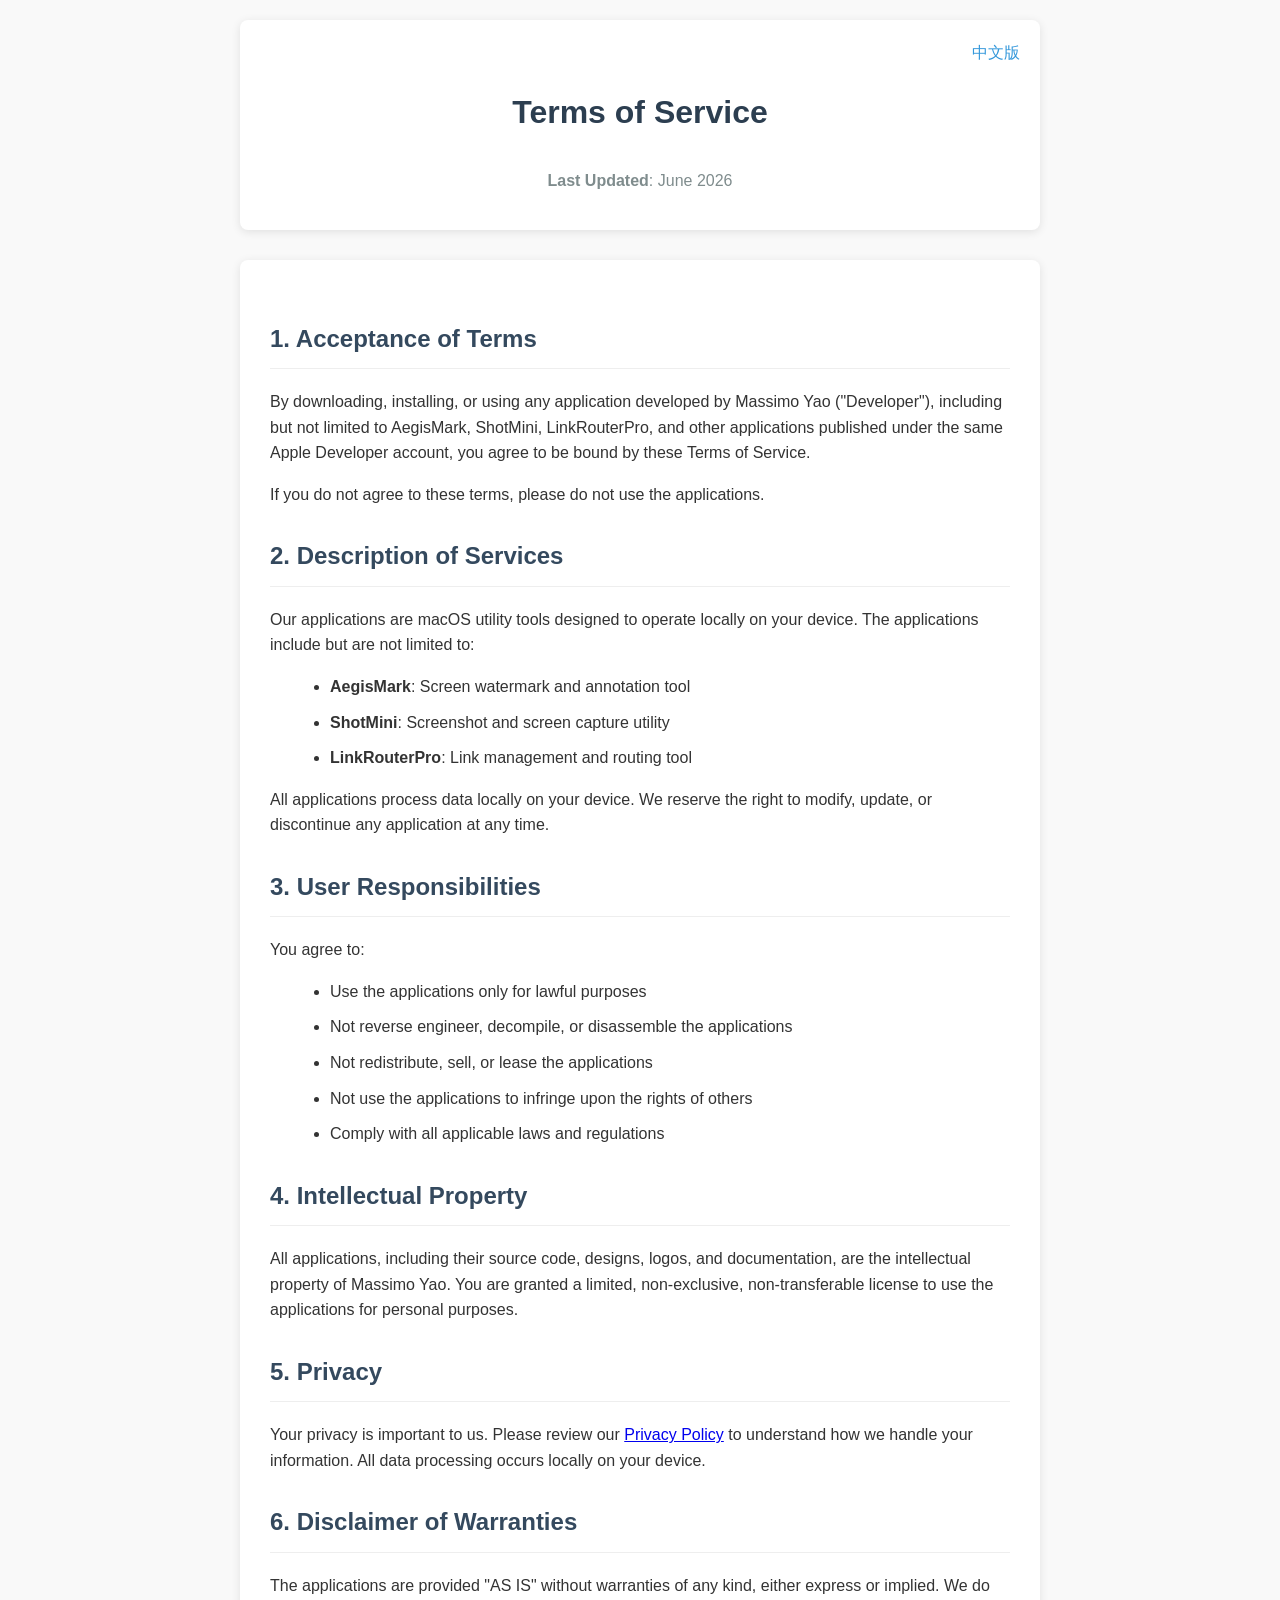
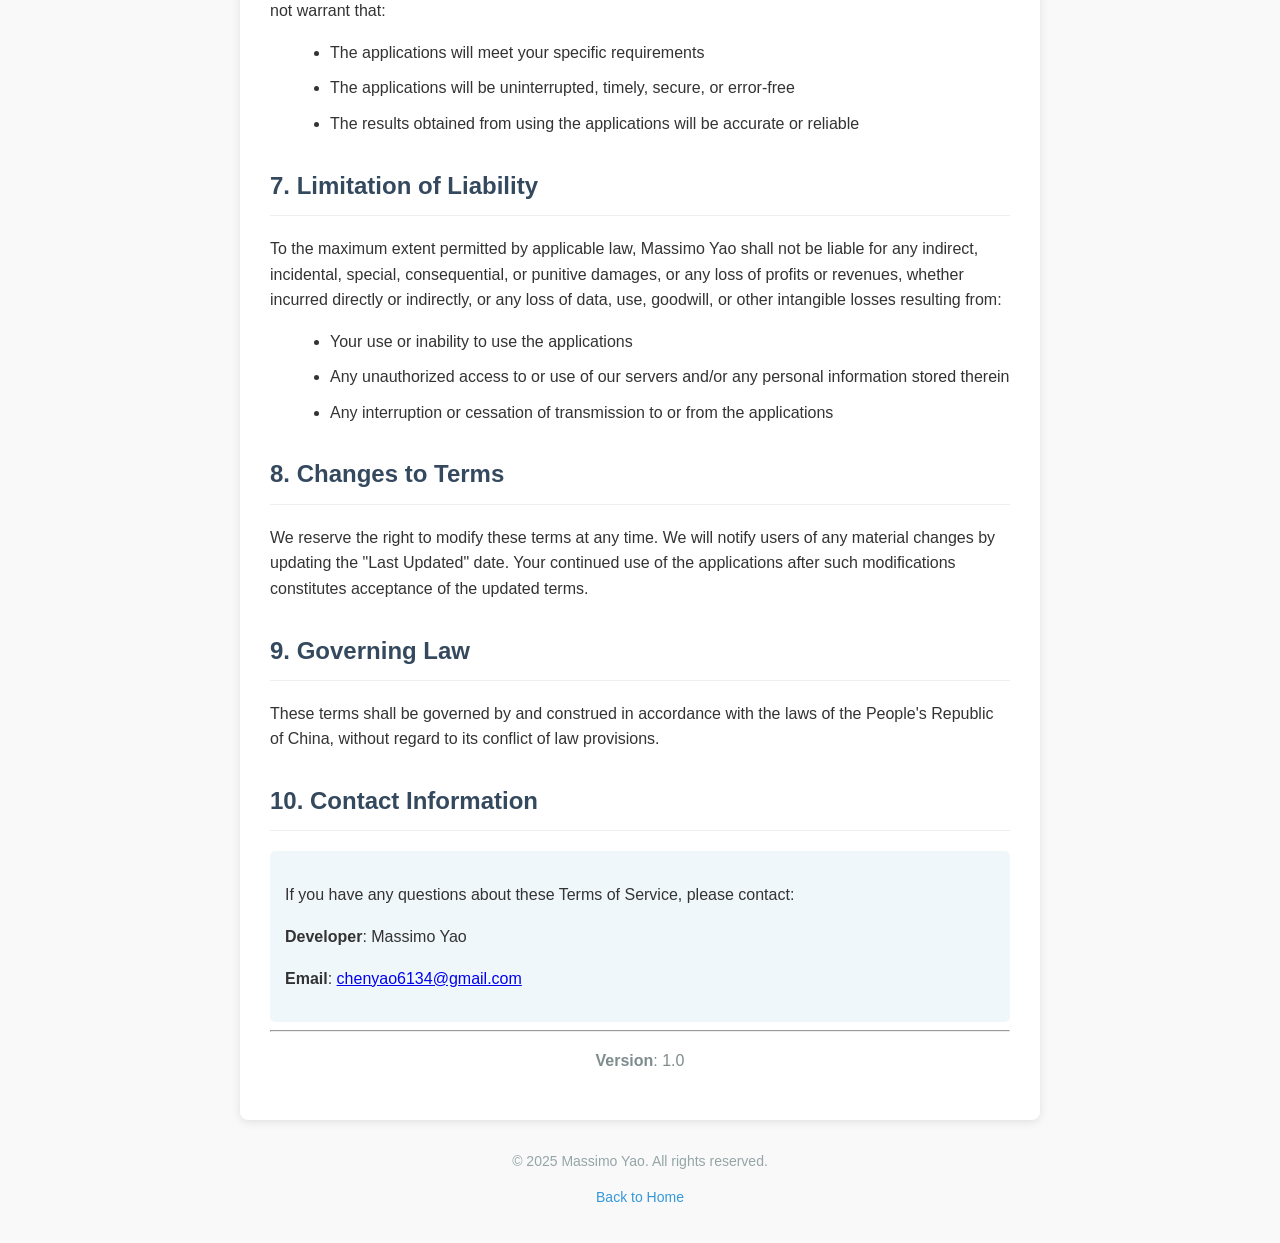
<file: terms-of-service-en.html>
<!DOCTYPE html>
<html lang="en">
<head>
    <meta charset="UTF-8">
    <meta name="viewport" content="width=device-width, initial-scale=1.0">
    <title>Terms of Service</title>
    <style>
        body {
            font-family: -apple-system, BlinkMacSystemFont, 'Segoe UI', Roboto, 'Helvetica Neue', Arial, sans-serif;
            line-height: 1.6;
            color: #333;
            max-width: 800px;
            margin: 0 auto;
            padding: 20px;
            background-color: #f9f9f9;
        }
        h1 {
            color: #2c3e50;
            text-align: center;
            margin-bottom: 30px;
        }
        h2 {
            color: #34495e;
            margin-top: 30px;
            padding-bottom: 10px;
            border-bottom: 1px solid #eee;
        }
        h3 {
            color: #7f8c8d;
            margin-top: 20px;
        }
        .header {
            background-color: #ffffff;
            padding: 20px;
            border-radius: 8px;
            box-shadow: 0 2px 10px rgba(0,0,0,0.1);
            margin-bottom: 30px;
        }
        .content {
            background-color: #ffffff;
            padding: 30px;
            border-radius: 8px;
            box-shadow: 0 2px 10px rgba(0,0,0,0.1);
        }
        .footer {
            text-align: center;
            margin-top: 30px;
            color: #95a5a6;
            font-size: 14px;
        }
        .language-switch {
            text-align: right;
            margin-bottom: 10px;
        }
        .language-switch a {
            color: #3498db;
            text-decoration: none;
        }
        .language-switch a:hover {
            text-decoration: underline;
        }
        ul {
            margin-left: 20px;
        }
        li {
            margin-bottom: 10px;
        }
        .contact-info {
            background-color: #f0f7fb;
            padding: 15px;
            border-radius: 5px;
            margin-top: 20px;
        }
    </style>
</head>
<body>
    <div class="header">
        <div class="language-switch">
            <a href="terms-of-service-zh.html">中文版</a>
        </div>
        <h1>Terms of Service</h1>
        <p style="text-align: center; color: #7f8c8d;">
            <strong>Last Updated</strong>: June 2026
        </p>
    </div>

    <div class="content">
        <h2>1. Acceptance of Terms</h2>
        <p>By downloading, installing, or using any application developed by Massimo Yao ("Developer"), including but not limited to AegisMark, ShotMini, LinkRouterPro, and other applications published under the same Apple Developer account, you agree to be bound by these Terms of Service.</p>
        <p>If you do not agree to these terms, please do not use the applications.</p>

        <h2>2. Description of Services</h2>
        <p>Our applications are macOS utility tools designed to operate locally on your device. The applications include but are not limited to:</p>
        <ul>
            <li><strong>AegisMark</strong>: Screen watermark and annotation tool</li>
            <li><strong>ShotMini</strong>: Screenshot and screen capture utility</li>
            <li><strong>LinkRouterPro</strong>: Link management and routing tool</li>
        </ul>
        <p>All applications process data locally on your device. We reserve the right to modify, update, or discontinue any application at any time.</p>

        <h2>3. User Responsibilities</h2>
        <p>You agree to:</p>
        <ul>
            <li>Use the applications only for lawful purposes</li>
            <li>Not reverse engineer, decompile, or disassemble the applications</li>
            <li>Not redistribute, sell, or lease the applications</li>
            <li>Not use the applications to infringe upon the rights of others</li>
            <li>Comply with all applicable laws and regulations</li>
        </ul>

        <h2>4. Intellectual Property</h2>
        <p>All applications, including their source code, designs, logos, and documentation, are the intellectual property of Massimo Yao. You are granted a limited, non-exclusive, non-transferable license to use the applications for personal purposes.</p>

        <h2>5. Privacy</h2>
        <p>Your privacy is important to us. Please review our <a href="privacy-policy-en.html">Privacy Policy</a> to understand how we handle your information. All data processing occurs locally on your device.</p>

        <h2>6. Disclaimer of Warranties</h2>
        <p>The applications are provided "AS IS" without warranties of any kind, either express or implied. We do not warrant that:</p>
        <ul>
            <li>The applications will meet your specific requirements</li>
            <li>The applications will be uninterrupted, timely, secure, or error-free</li>
            <li>The results obtained from using the applications will be accurate or reliable</li>
        </ul>

        <h2>7. Limitation of Liability</h2>
        <p>To the maximum extent permitted by applicable law, Massimo Yao shall not be liable for any indirect, incidental, special, consequential, or punitive damages, or any loss of profits or revenues, whether incurred directly or indirectly, or any loss of data, use, goodwill, or other intangible losses resulting from:</p>
        <ul>
            <li>Your use or inability to use the applications</li>
            <li>Any unauthorized access to or use of our servers and/or any personal information stored therein</li>
            <li>Any interruption or cessation of transmission to or from the applications</li>
        </ul>

        <h2>8. Changes to Terms</h2>
        <p>We reserve the right to modify these terms at any time. We will notify users of any material changes by updating the "Last Updated" date. Your continued use of the applications after such modifications constitutes acceptance of the updated terms.</p>

        <h2>9. Governing Law</h2>
        <p>These terms shall be governed by and construed in accordance with the laws of the People's Republic of China, without regard to its conflict of law provisions.</p>

        <h2>10. Contact Information</h2>
        <div class="contact-info">
            <p>If you have any questions about these Terms of Service, please contact:</p>
            <p><strong>Developer</strong>: Massimo Yao</p>
            <p><strong>Email</strong>: <a href="mailto:chenyao6134@gmail.com">chenyao6134@gmail.com</a></p>
        </div>

        <hr>
        <p style="text-align: center; color: #7f8c8d;"><strong>Version</strong>: 1.0</p>
    </div>

    <div class="footer">
        <p>&copy; 2025 Massimo Yao. All rights reserved.</p>
        <p><a href="index.html" style="color: #3498db; text-decoration: none;">Back to Home</a></p>
    </div>
</body>
</html>
</file>
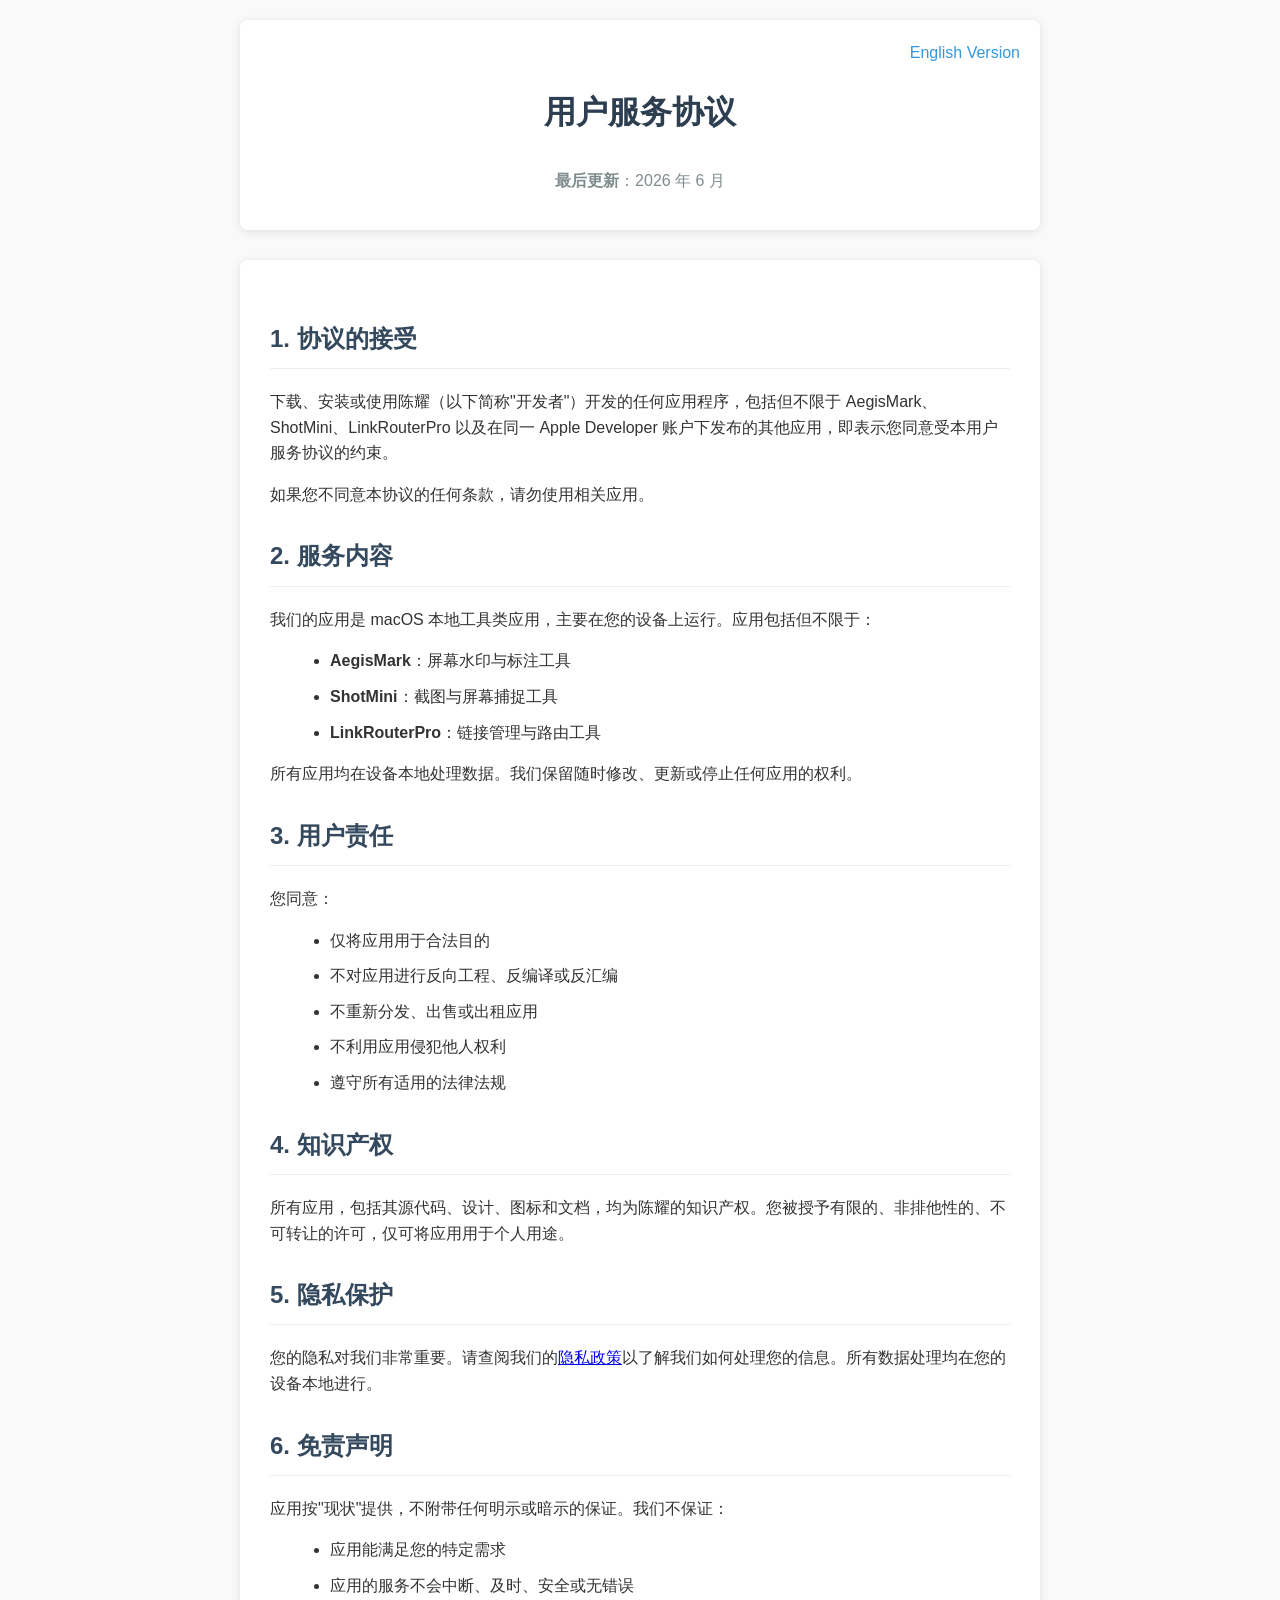
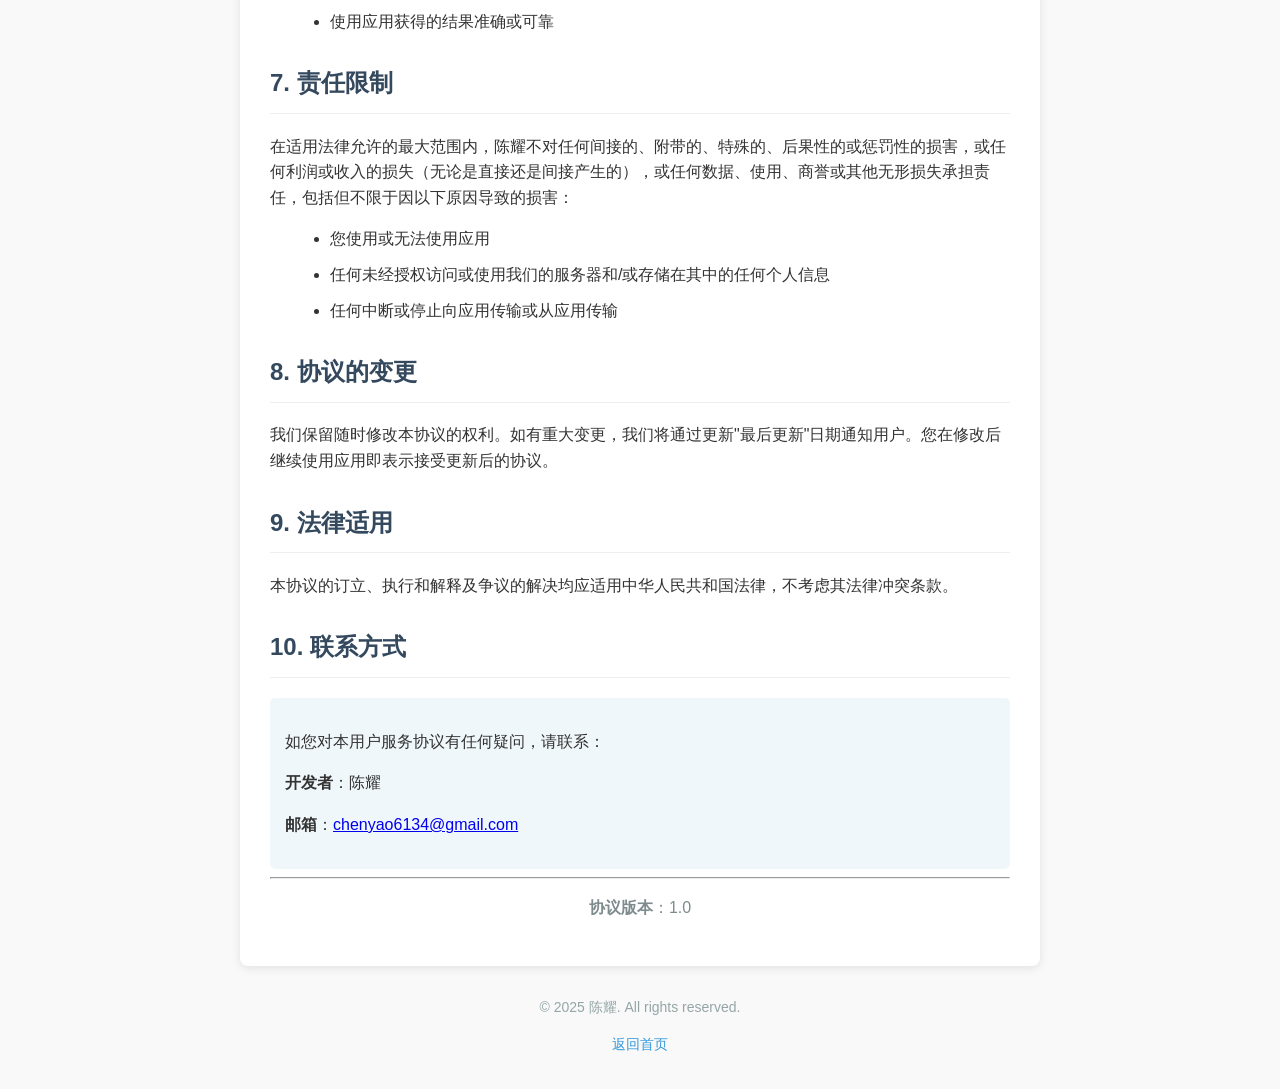
<file: terms-of-service-zh.html>
<!DOCTYPE html>
<html lang="zh-CN">
<head>
    <meta charset="UTF-8">
    <meta name="viewport" content="width=device-width, initial-scale=1.0">
    <title>用户服务协议</title>
    <style>
        body {
            font-family: -apple-system, BlinkMacSystemFont, 'Segoe UI', Roboto, 'Helvetica Neue', Arial, sans-serif;
            line-height: 1.6;
            color: #333;
            max-width: 800px;
            margin: 0 auto;
            padding: 20px;
            background-color: #f9f9f9;
        }
        h1 {
            color: #2c3e50;
            text-align: center;
            margin-bottom: 30px;
        }
        h2 {
            color: #34495e;
            margin-top: 30px;
            padding-bottom: 10px;
            border-bottom: 1px solid #eee;
        }
        h3 {
            color: #7f8c8d;
            margin-top: 20px;
        }
        .header {
            background-color: #ffffff;
            padding: 20px;
            border-radius: 8px;
            box-shadow: 0 2px 10px rgba(0,0,0,0.1);
            margin-bottom: 30px;
        }
        .content {
            background-color: #ffffff;
            padding: 30px;
            border-radius: 8px;
            box-shadow: 0 2px 10px rgba(0,0,0,0.1);
        }
        .footer {
            text-align: center;
            margin-top: 30px;
            color: #95a5a6;
            font-size: 14px;
        }
        .language-switch {
            text-align: right;
            margin-bottom: 10px;
        }
        .language-switch a {
            color: #3498db;
            text-decoration: none;
        }
        .language-switch a:hover {
            text-decoration: underline;
        }
        ul {
            margin-left: 20px;
        }
        li {
            margin-bottom: 10px;
        }
        .contact-info {
            background-color: #f0f7fb;
            padding: 15px;
            border-radius: 5px;
            margin-top: 20px;
        }
    </style>
</head>
<body>
    <div class="header">
        <div class="language-switch">
            <a href="terms-of-service-en.html">English Version</a>
        </div>
        <h1>用户服务协议</h1>
        <p style="text-align: center; color: #7f8c8d;">
            <strong>最后更新</strong>：2026 年 6 月
        </p>
    </div>

    <div class="content">
        <h2>1. 协议的接受</h2>
        <p>下载、安装或使用陈耀（以下简称"开发者"）开发的任何应用程序，包括但不限于 AegisMark、ShotMini、LinkRouterPro 以及在同一 Apple Developer 账户下发布的其他应用，即表示您同意受本用户服务协议的约束。</p>
        <p>如果您不同意本协议的任何条款，请勿使用相关应用。</p>

        <h2>2. 服务内容</h2>
        <p>我们的应用是 macOS 本地工具类应用，主要在您的设备上运行。应用包括但不限于：</p>
        <ul>
            <li><strong>AegisMark</strong>：屏幕水印与标注工具</li>
            <li><strong>ShotMini</strong>：截图与屏幕捕捉工具</li>
            <li><strong>LinkRouterPro</strong>：链接管理与路由工具</li>
        </ul>
        <p>所有应用均在设备本地处理数据。我们保留随时修改、更新或停止任何应用的权利。</p>

        <h2>3. 用户责任</h2>
        <p>您同意：</p>
        <ul>
            <li>仅将应用用于合法目的</li>
            <li>不对应用进行反向工程、反编译或反汇编</li>
            <li>不重新分发、出售或出租应用</li>
            <li>不利用应用侵犯他人权利</li>
            <li>遵守所有适用的法律法规</li>
        </ul>

        <h2>4. 知识产权</h2>
        <p>所有应用，包括其源代码、设计、图标和文档，均为陈耀的知识产权。您被授予有限的、非排他性的、不可转让的许可，仅可将应用用于个人用途。</p>

        <h2>5. 隐私保护</h2>
        <p>您的隐私对我们非常重要。请查阅我们的<a href="privacy-policy-zh.html">隐私政策</a>以了解我们如何处理您的信息。所有数据处理均在您的设备本地进行。</p>

        <h2>6. 免责声明</h2>
        <p>应用按"现状"提供，不附带任何明示或暗示的保证。我们不保证：</p>
        <ul>
            <li>应用能满足您的特定需求</li>
            <li>应用的服务不会中断、及时、安全或无错误</li>
            <li>使用应用获得的结果准确或可靠</li>
        </ul>

        <h2>7. 责任限制</h2>
        <p>在适用法律允许的最大范围内，陈耀不对任何间接的、附带的、特殊的、后果性的或惩罚性的损害，或任何利润或收入的损失（无论是直接还是间接产生的），或任何数据、使用、商誉或其他无形损失承担责任，包括但不限于因以下原因导致的损害：</p>
        <ul>
            <li>您使用或无法使用应用</li>
            <li>任何未经授权访问或使用我们的服务器和/或存储在其中的任何个人信息</li>
            <li>任何中断或停止向应用传输或从应用传输</li>
        </ul>

        <h2>8. 协议的变更</h2>
        <p>我们保留随时修改本协议的权利。如有重大变更，我们将通过更新"最后更新"日期通知用户。您在修改后继续使用应用即表示接受更新后的协议。</p>

        <h2>9. 法律适用</h2>
        <p>本协议的订立、执行和解释及争议的解决均应适用中华人民共和国法律，不考虑其法律冲突条款。</p>

        <h2>10. 联系方式</h2>
        <div class="contact-info">
            <p>如您对本用户服务协议有任何疑问，请联系：</p>
            <p><strong>开发者</strong>：陈耀</p>
            <p><strong>邮箱</strong>：<a href="mailto:chenyao6134@gmail.com">chenyao6134@gmail.com</a></p>
        </div>

        <hr>
        <p style="text-align: center; color: #7f8c8d;"><strong>协议版本</strong>：1.0</p>
    </div>

    <div class="footer">
        <p>&copy; 2025 陈耀. All rights reserved.</p>
        <p><a href="index.html" style="color: #3498db; text-decoration: none;">返回首页</a></p>
    </div>
</body>
</html>
</file>
